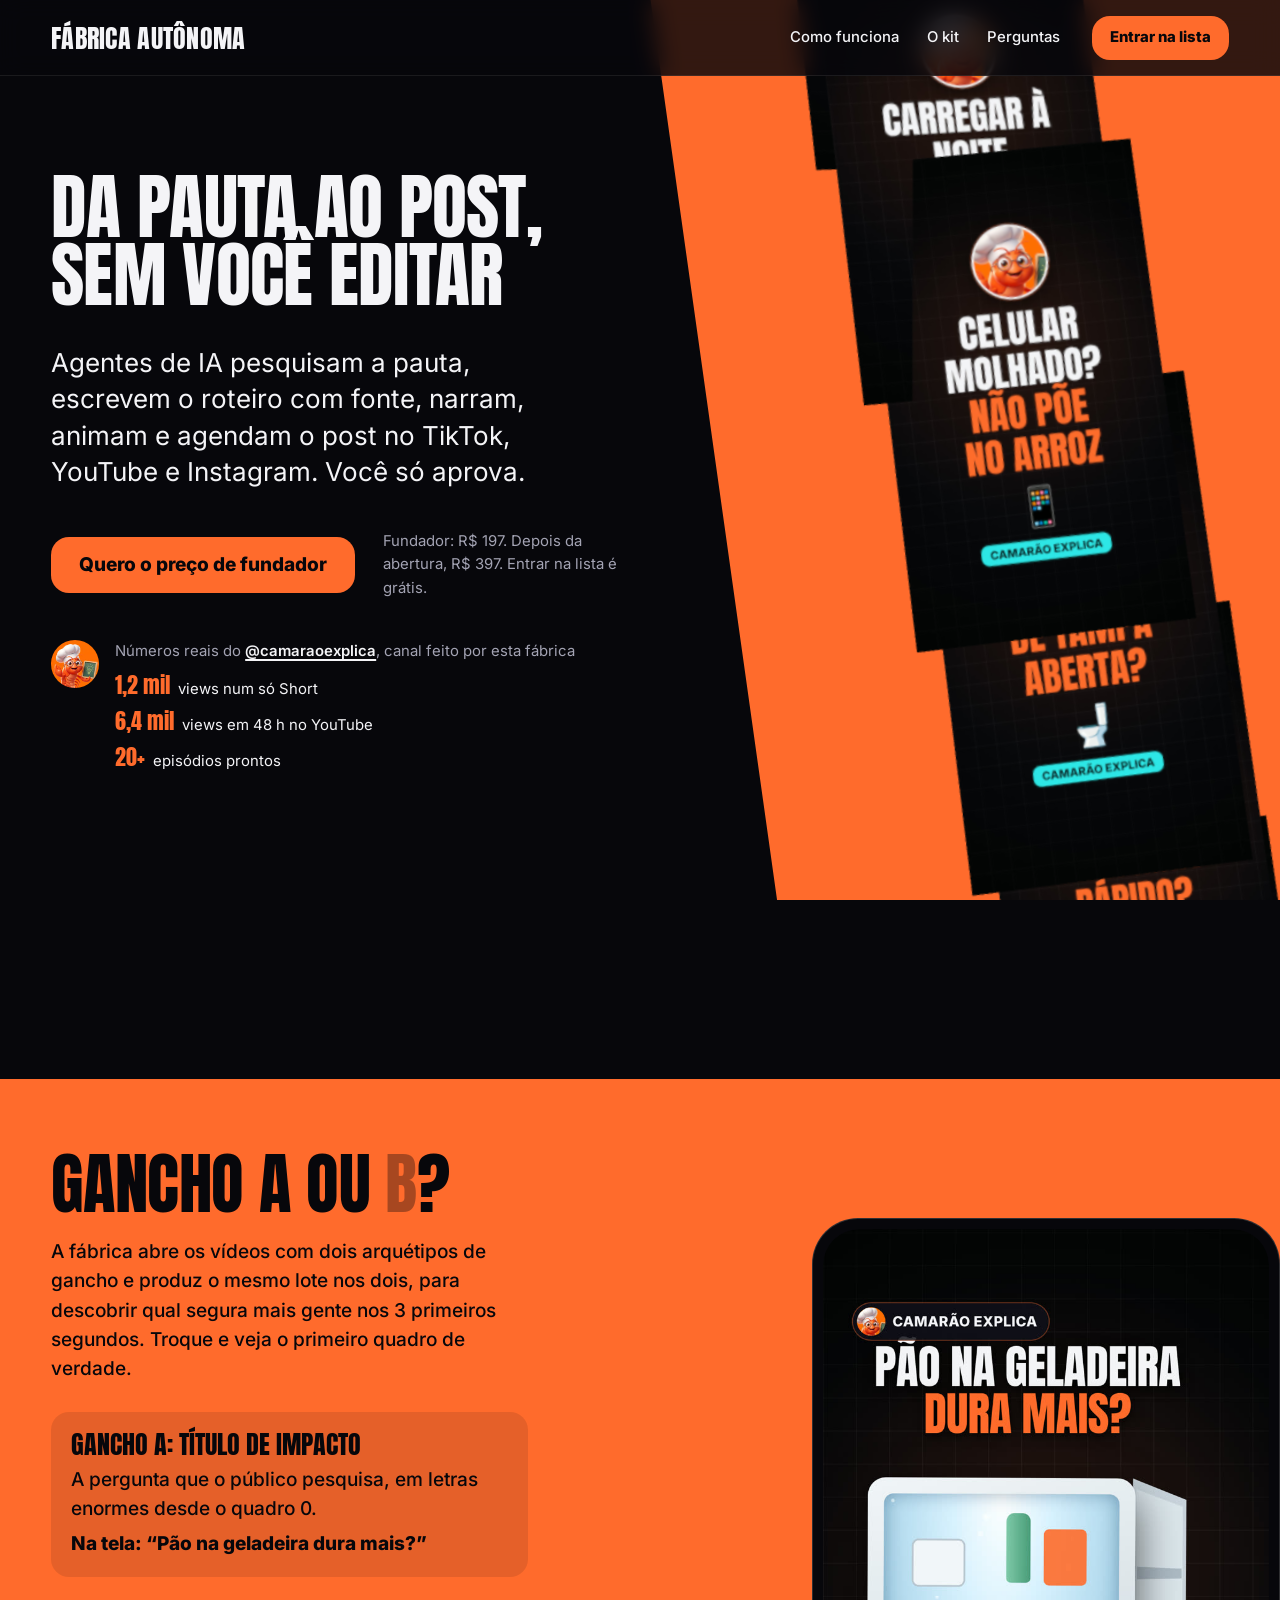
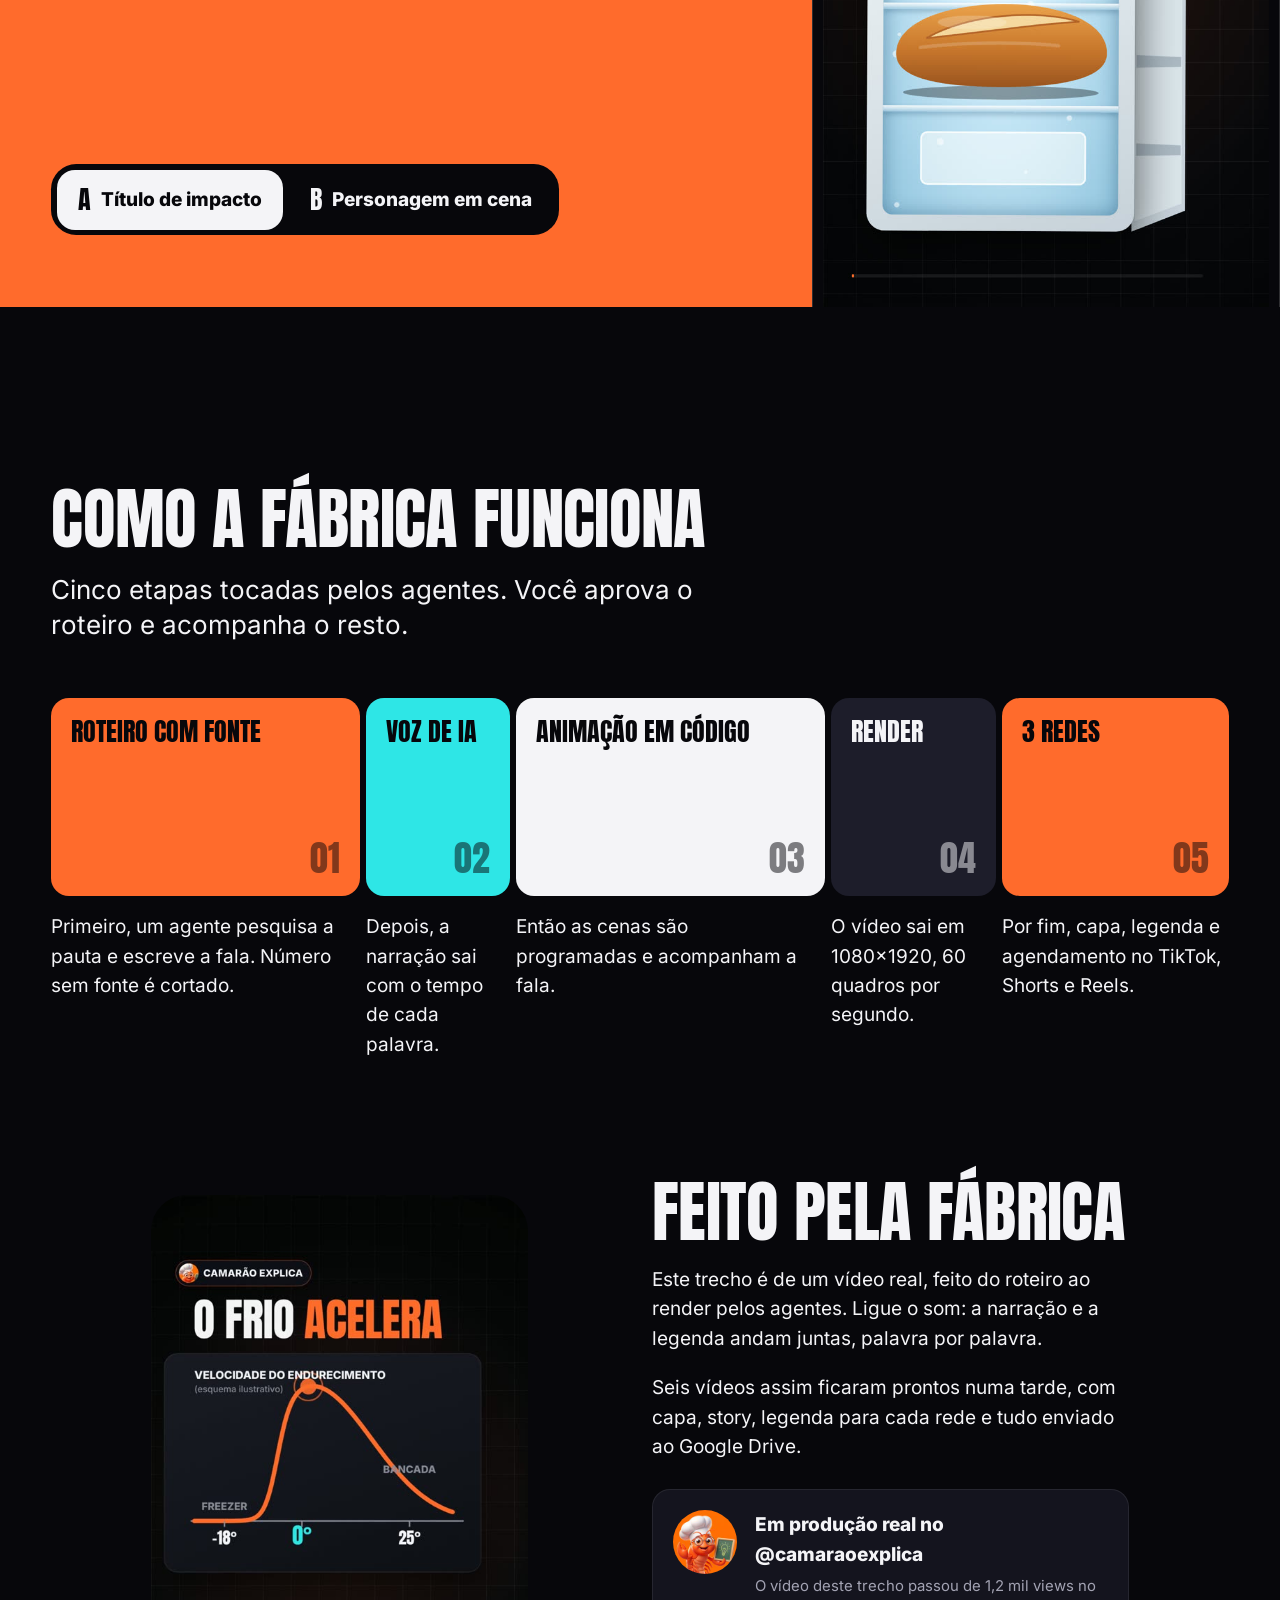
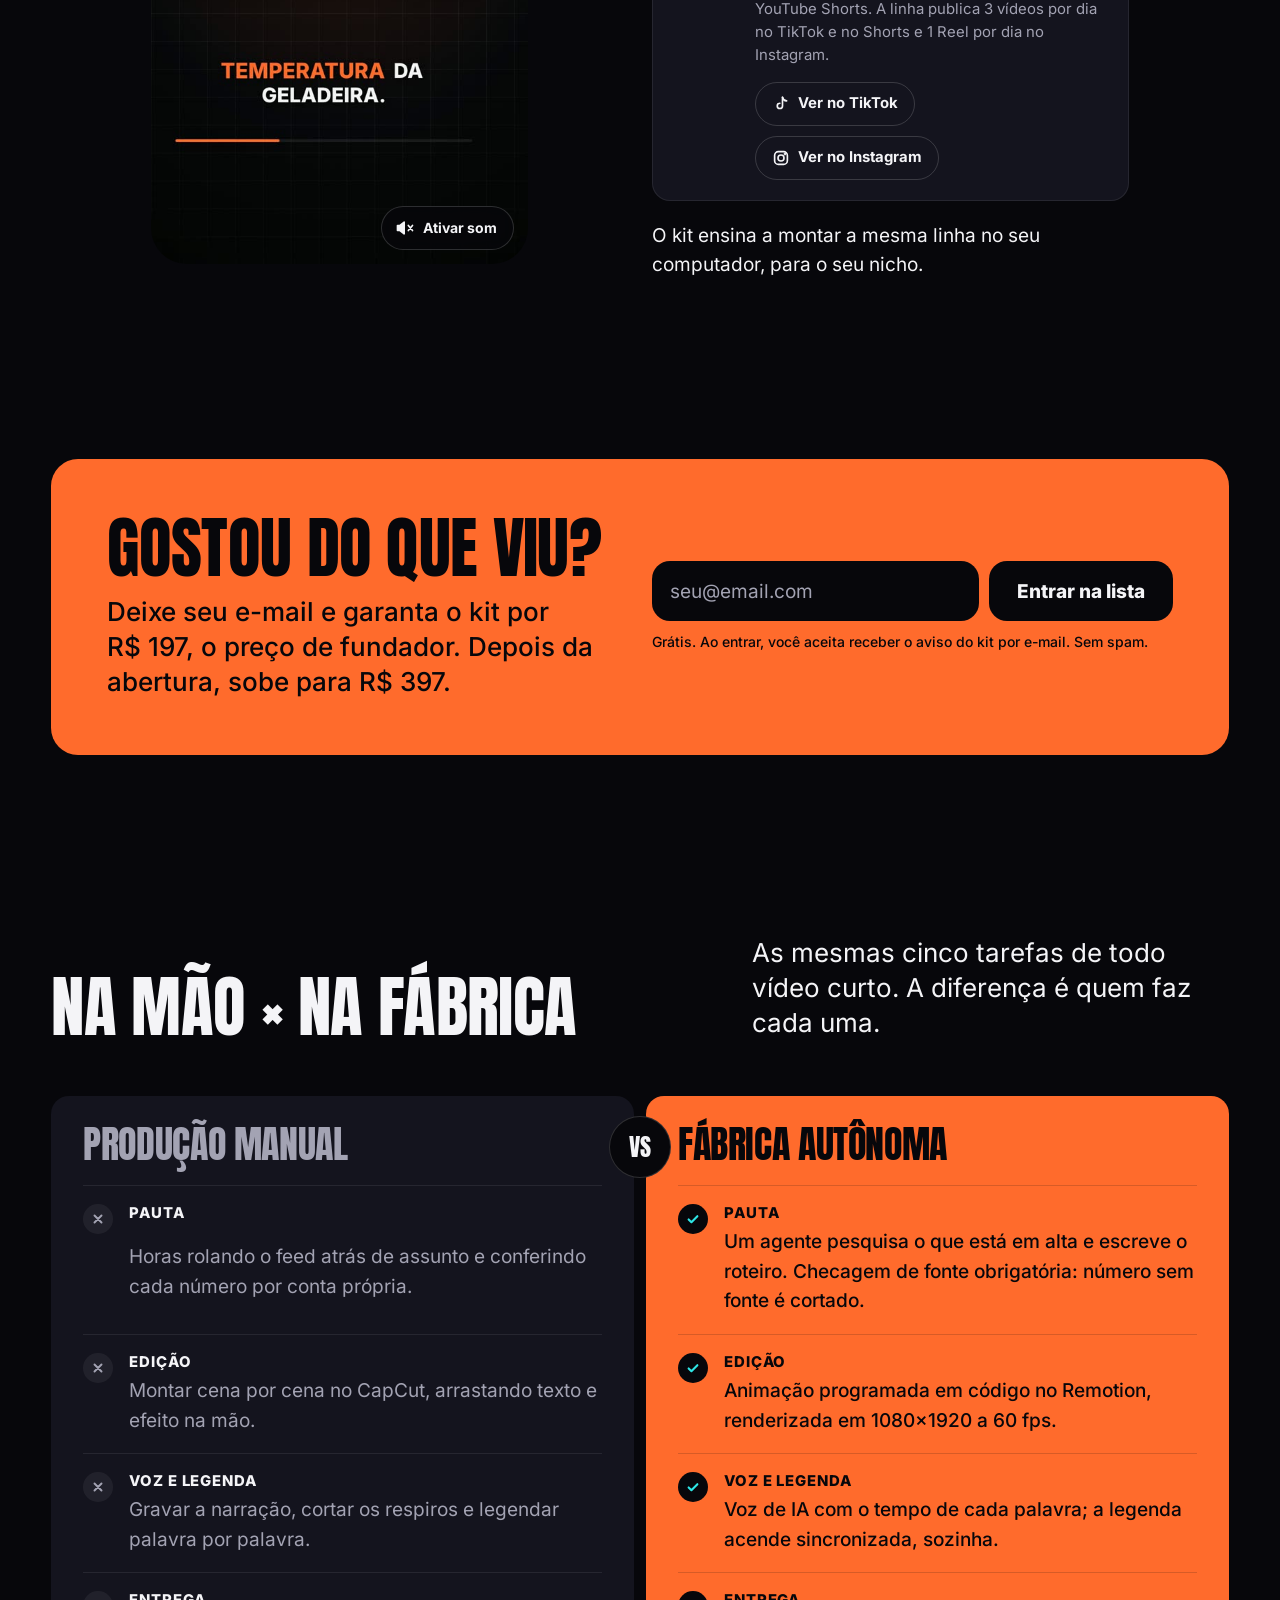
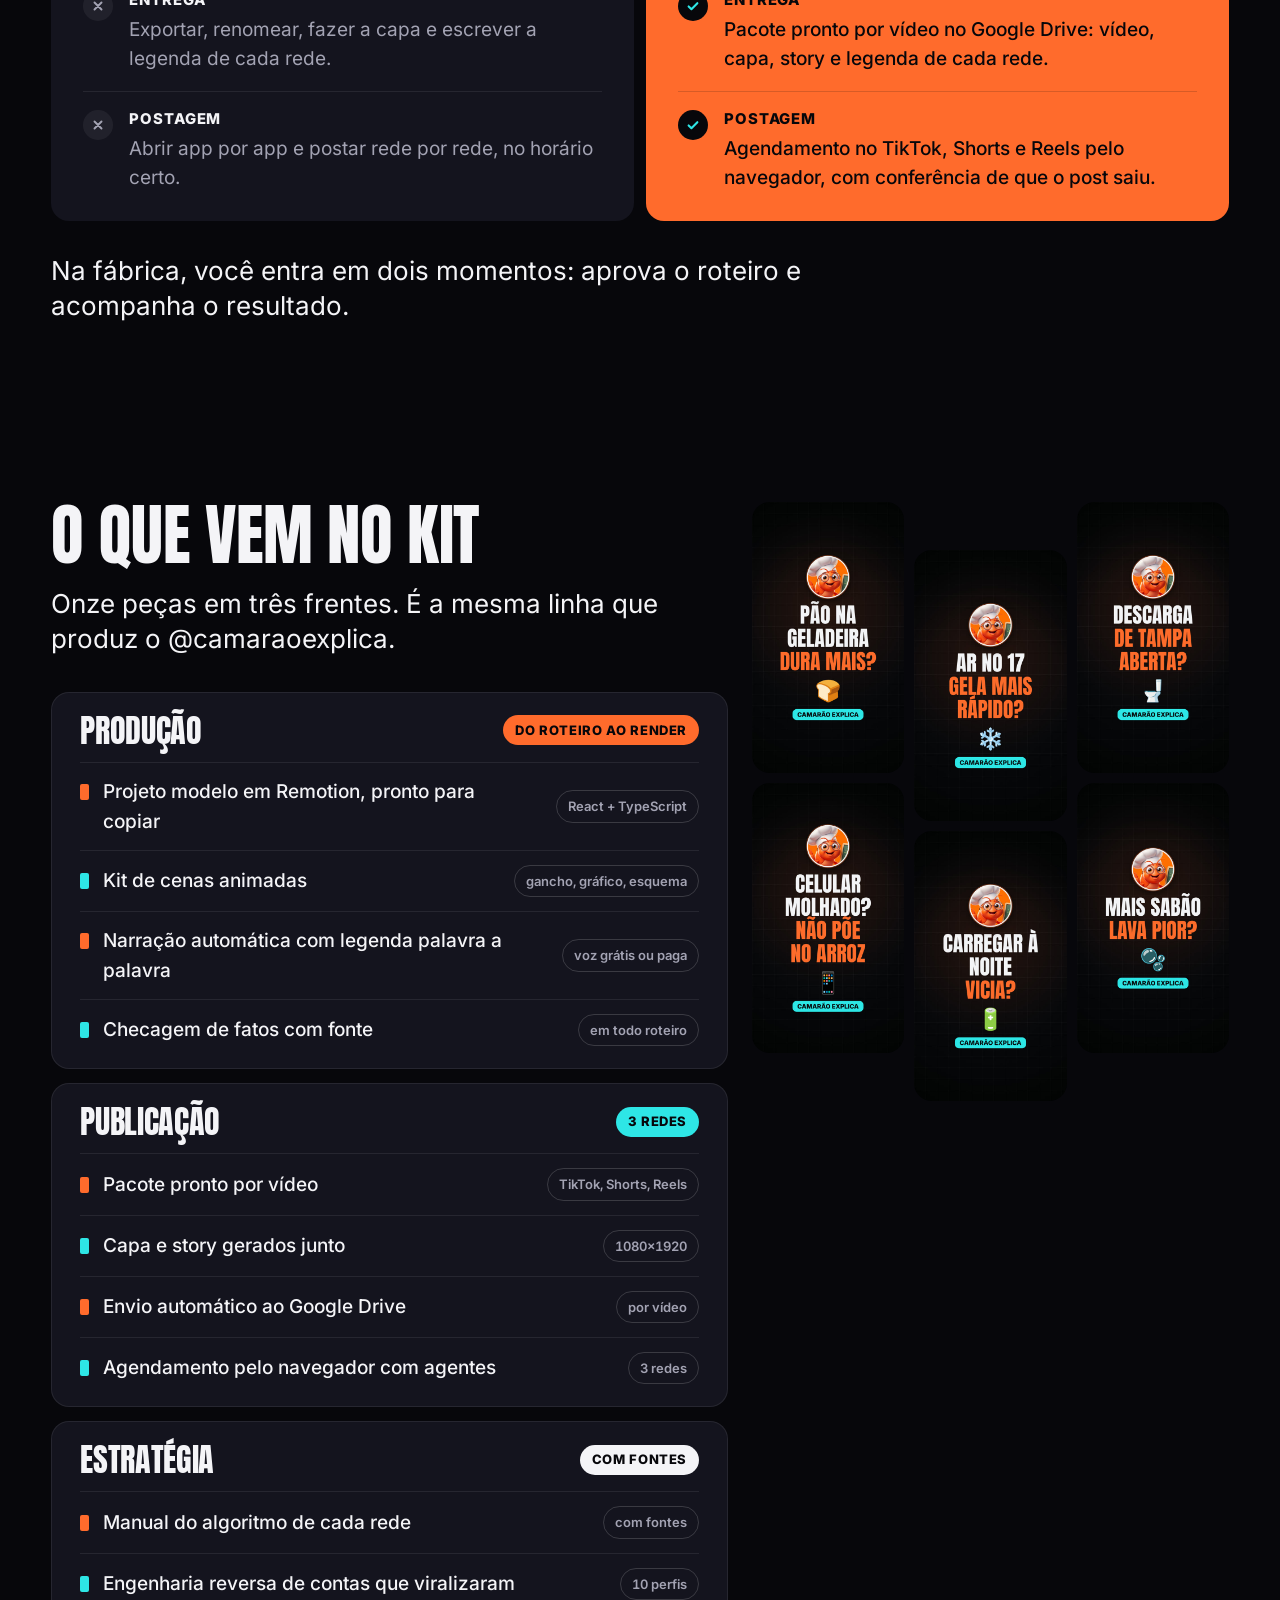
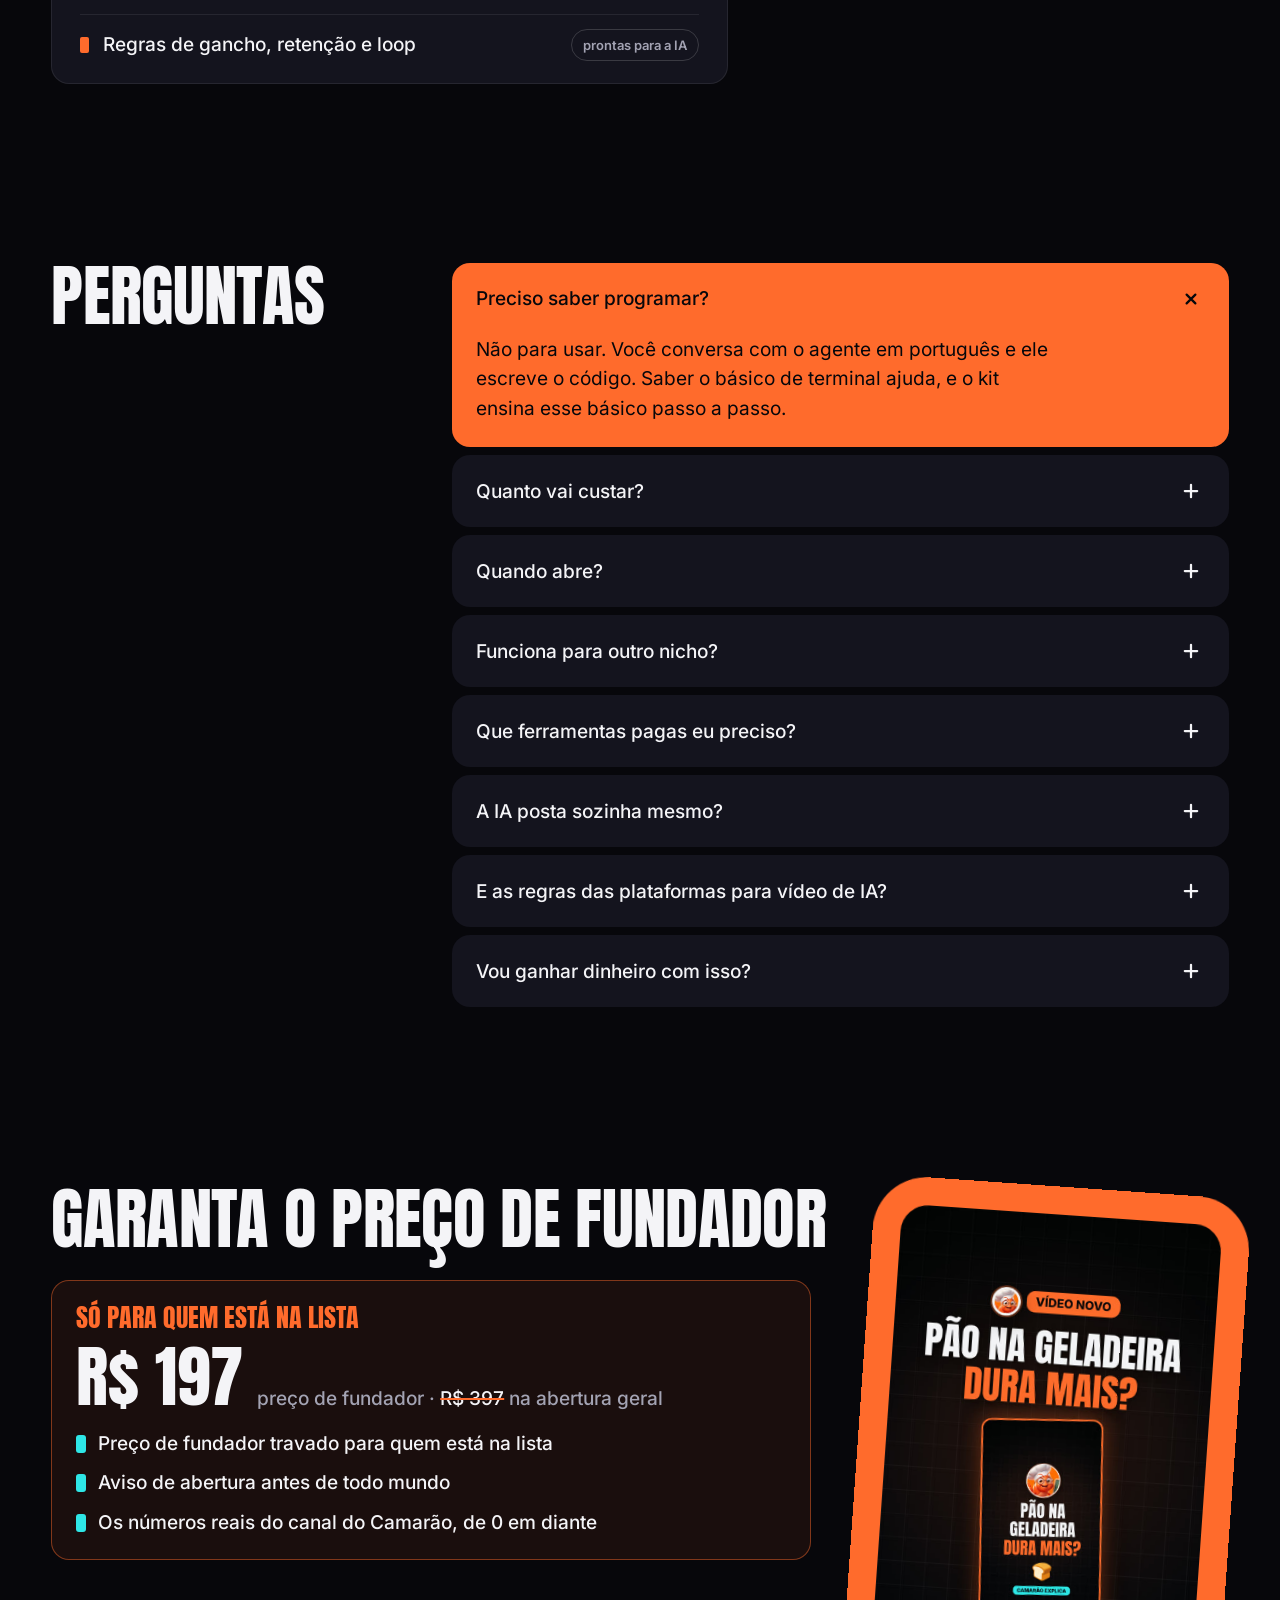
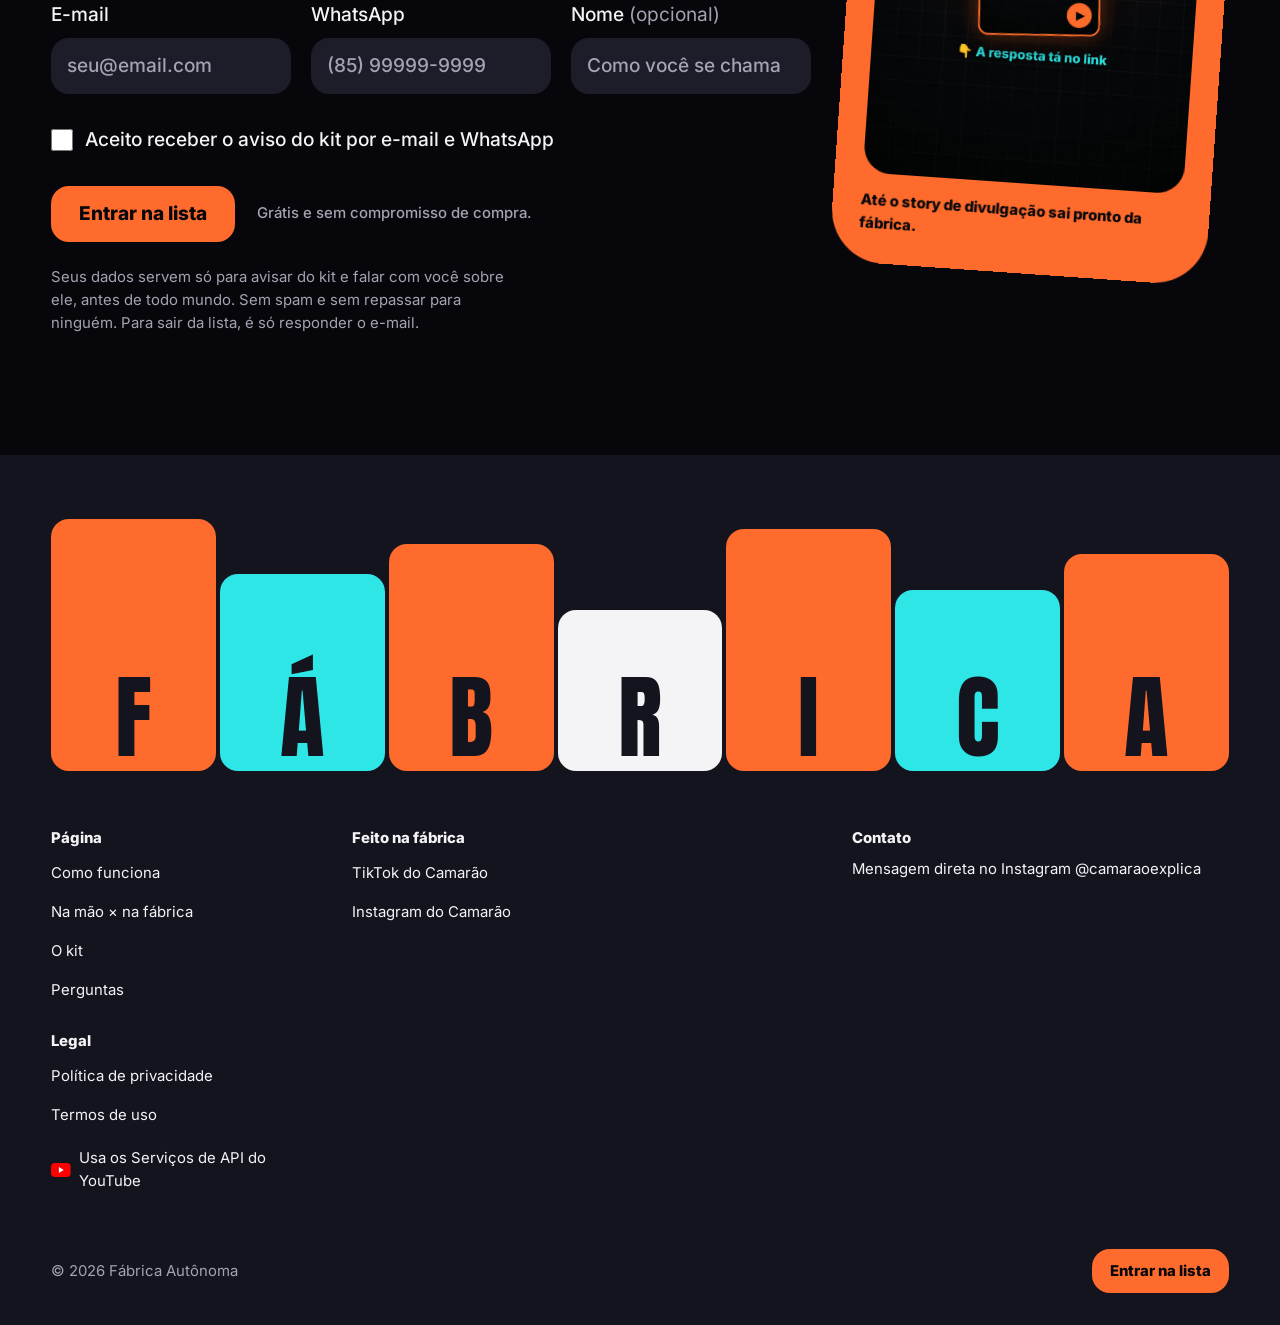
<file: index.html>
<!doctype html>
<html lang="pt-BR">
<head>
<meta charset="utf-8">
<meta name="viewport" content="width=device-width, initial-scale=1">
<title>Fábrica Autônoma: da pauta ao post, sem você editar</title>
<meta name="description" content="Agentes de IA pesquisam a pauta, escrevem o roteiro com fonte, narram, animam em código e agendam o post no TikTok, YouTube e Instagram. Entre na lista de espera do kit.">
<link rel="canonical" href="https://jjoaomuniz.github.io/fabrica-autonoma/">
<link rel="icon" href="favicon.svg" type="image/svg+xml">
<meta name="theme-color" content="#07070b">
<meta property="og:title" content="Fábrica Autônoma: sua fábrica de vídeos com IA">
<meta property="og:description" content="Da pauta ao post nas 3 redes, feito por agentes de IA. Lista de espera aberta.">
<meta property="og:image" content="https://jjoaomuniz.github.io/fabrica-autonoma/img/capa-pao-geladeira.jpg">
<meta property="og:url" content="https://jjoaomuniz.github.io/fabrica-autonoma/">
<meta property="og:type" content="website">
<meta name="twitter:card" content="summary_large_image">
<link rel="preload" href="fonts/anton-latin.woff2" as="font" type="font/woff2" crossorigin>
<link rel="preload" href="fonts/inter-latin.woff2" as="font" type="font/woff2" crossorigin>
<link rel="stylesheet" href="style.css?v=1793772269">
</head>
<body>

<header class="bar">
  <a class="wordmark" href="#topo">Fábrica Autônoma</a>
  <button class="menu-btn" id="menu-btn" type="button" aria-expanded="false" aria-controls="menu" aria-label="Menu"><span></span><span></span><span></span></button>
  <nav id="menu" aria-label="Seções">
    <a href="#como">Como funciona</a>
    <a href="#kit">O kit</a>
    <a href="#perguntas">Perguntas</a>
  </nav>
  <a class="btn btn-small" href="#lista">Entrar na lista</a>
</header>

<main id="topo">

  <!-- HERO: o quadro 9:16 gigante, recortado pela tela, com as capas reais girando em 3D -->
  <section class="hero" aria-labelledby="titulo">
    <div class="hero-copy">
      <h1 id="titulo" class="rise">Da pauta ao post,<br>sem você editar</h1>
      <p class="lead rise">Agentes de IA pesquisam a pauta, escrevem o roteiro com fonte, narram, animam e agendam o post no TikTok, YouTube e Instagram. Você só aprova.</p>
      <div class="hero-act rise">
        <a class="btn" href="#lista">Quero o preço de fundador</a>
        <p class="note">Fundador: R$&nbsp;197. Depois da abertura, R$&nbsp;397. Entrar na lista é grátis.</p>
      </div>
      <div class="hero-proof rise">
        <img src="img/camarao-avatar.jpg" width="160" height="160" alt="">
        <div>
          <p>Números reais do <a href="#como">@camaraoexplica</a>, canal feito por esta fábrica</p>
          <ul>
            <li><b>1,2 mil</b> views num só Short</li>
            <li><b>6,4 mil</b> views em 48 h no YouTube</li>
            <li><b>20+</b> episódios prontos</li>
          </ul>
        </div>
      </div>
    </div>
    <div class="hero-frame" aria-hidden="true">
      <div class="hero-stage" id="stage">
        <!-- sem script: as capas aparecem paradas -->
        <img src="img/capa-pao-geladeira.jpg" width="540" height="960" alt="" fetchpriority="high">
        <img src="img/capa-ar-17.jpg" width="540" height="960" alt="">
        <img src="img/capa-descarga-tampa.jpg" width="540" height="960" alt="">
      </div>
    </div>
  </section>

  <!-- SHOWCASE: os dois arquétipos de gancho da fábrica, lado a lado -->
  <section class="ab" id="ab" data-mode="a" aria-labelledby="ab-titulo">
    <div class="ab-copy">
      <h2 id="ab-titulo">Gancho <span class="ab-l" data-l="a">A</span> ou <span class="ab-l" data-l="b">B</span>?</h2>
      <p>A fábrica abre os vídeos com dois arquétipos de gancho e produz o mesmo lote nos dois, para descobrir qual segura mais gente nos 3 primeiros segundos. Troque e veja o primeiro quadro de verdade.</p>
      <div class="ab-info">
        <p class="ab-name" id="ab-name">Gancho A: Título de impacto</p>
        <p class="ab-desc" id="ab-desc">A pergunta que o público pesquisa, em letras enormes desde o quadro 0.</p>
        <p class="ab-cap" id="ab-cap">Na tela: “Pão na geladeira dura mais?”</p>
      </div>
    </div>
    <div class="ab-control" data-ui role="radiogroup" aria-label="Arquétipo do gancho">
      <button type="button" role="radio" aria-checked="true" data-v="a"><b>A</b><span>Título de impacto</span></button>
      <button type="button" role="radio" aria-checked="false" data-v="b"><b>B</b><span>Personagem em cena</span></button>
      <p class="sr-only" aria-live="polite" id="ab-live"></p>
    </div>
    <figure class="ab-shot shutter">
      <img id="ab-img" src="img/gancho-a.jpg" width="720" height="1280" alt="Primeiro quadro do vídeo Pão na geladeira dura mais?, com título grande sobre a geladeira">
    </figure>
  </section>

  <!-- COMO FUNCIONA: a linha de produção como uma barra -->
  <section class="how" id="como" aria-labelledby="como-titulo">
    <h2 id="como-titulo" class="rise">Como a fábrica funciona</h2>
    <p class="how-lead rise">Cinco etapas tocadas pelos agentes. Você aprova o roteiro e acompanha o resto.</p>
    <ol class="line">
      <li style="--g:3" class="rise"><span class="seg"><span class="step-t">Roteiro com fonte</span><span class="step-n" aria-hidden="true">01</span></span><p>Primeiro, um agente pesquisa a pauta e escreve a fala. Número sem fonte é cortado.</p></li>
      <li style="--g:1.4" class="rise"><span class="seg"><span class="step-t">Voz de IA</span><span class="step-n" aria-hidden="true">02</span></span><p>Depois, a narração sai com o tempo de cada palavra.</p></li>
      <li style="--g:3" class="rise"><span class="seg"><span class="step-t">Animação em código</span><span class="step-n" aria-hidden="true">03</span></span><p>Então as cenas são programadas e acompanham a fala.</p></li>
      <li style="--g:1.6" class="rise"><span class="seg"><span class="step-t">Render</span><span class="step-n" aria-hidden="true">04</span></span><p>O vídeo sai em 1080×1920, 60 quadros por segundo.</p></li>
      <li style="--g:2.2" class="rise"><span class="seg"><span class="step-t">3 redes</span><span class="step-n" aria-hidden="true">05</span></span><p>Por fim, capa, legenda e agendamento no TikTok, Shorts e Reels.</p></li>
    </ol>
    <div class="how-proof">
      <div class="clip shutter-soft">
        <video id="demo" src="img/loop-pao.mp4" poster="img/loop-pao-poster.jpg" width="540" height="960" muted loop playsinline autoplay preload="metadata" aria-label="Trecho de um vídeo feito pela fábrica: gráfico mostrando que o frio acelera o endurecimento do pão, com narração e legenda sincronizadas"></video>
        <button type="button" class="sound" id="som" aria-pressed="false" hidden>
          <svg class="i-off" viewBox="0 0 24 24" width="20" height="20" aria-hidden="true" fill="none" stroke="currentColor" stroke-width="2" stroke-linecap="round" stroke-linejoin="round"><path d="M11 5 6 9H3v6h3l5 4z" fill="currentColor"/><path d="m16 9 5 6M21 9l-5 6"/></svg>
          <svg class="i-on" viewBox="0 0 24 24" width="20" height="20" aria-hidden="true" fill="none" stroke="currentColor" stroke-width="2" stroke-linecap="round" stroke-linejoin="round"><path d="M11 5 6 9H3v6h3l5 4z" fill="currentColor"/><path d="M15.5 8.5a5 5 0 0 1 0 7M18.5 5.5a9 9 0 0 1 0 13"/></svg>
          <span id="som-txt">Ativar som</span>
        </button>
      </div>
      <div class="how-text">
        <h3 class="rise">Feito pela fábrica</h3>
        <p class="rise">Este trecho é de um vídeo real, feito do roteiro ao render pelos agentes. Ligue o som: a narração e a legenda andam juntas, palavra por palavra.</p>
        <p class="rise">Seis vídeos assim ficaram prontos numa tarde, com capa, story, legenda para cada rede e tudo enviado ao Google Drive.</p>
        <div class="proof rise">
          <img class="proof-av" src="img/camarao-avatar.jpg" width="160" height="160" loading="lazy" alt="Mascote do canal O Camarão Te Explica">
          <div class="proof-body">
            <p class="proof-h">Em produção real no @camaraoexplica</p>
            <p class="proof-sub">O vídeo deste trecho passou de 1,2 mil views no YouTube Shorts. A linha publica 3 vídeos por dia no TikTok e no Shorts e 1 Reel por dia no Instagram.</p>
            <p class="proof-links">
              <a href="https://www.tiktok.com/@camaraoexplica" target="_blank" rel="noopener noreferrer"><svg viewBox="0 0 24 24" width="18" height="18" aria-hidden="true" fill="none" stroke="currentColor" stroke-width="2.2" stroke-linecap="round" stroke-linejoin="round"><path d="M14 3v11.5a3.5 3.5 0 1 1-3.5-3.5"/><path d="M14 3c.5 2.8 2.4 4.6 5.5 4.8"/></svg>Ver no TikTok<span class="sr-only"> (abre em nova aba)</span></a>
              <a href="https://www.instagram.com/camaraoexplica/" target="_blank" rel="noopener noreferrer"><svg viewBox="0 0 24 24" width="18" height="18" aria-hidden="true" fill="none" stroke="currentColor" stroke-width="2.2" stroke-linecap="round" stroke-linejoin="round"><rect x="3.5" y="3.5" width="17" height="17" rx="5"/><circle cx="12" cy="12" r="4"/><circle cx="17.2" cy="6.8" r=".6" fill="currentColor"/></svg>Ver no Instagram<span class="sr-only"> (abre em nova aba)</span></a>
            </p>
          </div>
        </div>
        <p class="rise">O kit ensina a montar a mesma linha no seu computador, para o seu nicho.</p>
      </div>
    </div>
  </section>

  <!-- LISTA RÁPIDA: só o e-mail, logo depois da prova -->
  <section class="rapida" id="rapida" aria-labelledby="rapida-titulo">
    <div class="rapida-box rise">
      <div class="rapida-copy">
        <h2 id="rapida-titulo">Gostou do que viu?</h2>
        <p>Deixe seu e-mail e garanta o kit por R$&nbsp;197, o preço de fundador. Depois da abertura, sobe para R$&nbsp;397.</p>
      </div>
      <form id="form-rapida" class="rapida-form" novalidate>
        <label for="email-rapido" class="sr-only">E-mail</label>
        <input id="email-rapido" name="email" type="email" inputmode="email" autocomplete="email" placeholder="seu@email.com" required>
        <button type="submit" class="btn">Entrar na lista</button>
        <p class="rapida-legal" id="rapida-msg" aria-live="polite">Grátis. Ao entrar, você aceita receber o aviso do kit por e-mail. Sem spam.</p>
      </form>
    </div>
  </section>

  <!-- COMPARATIVO: o trabalho braçal contra a esteira de agentes -->
  <section class="vs" id="comparativo" aria-labelledby="vs-titulo">
    <div class="vs-head">
      <h2 id="vs-titulo" class="rise">Na mão × na fábrica</h2>
      <p class="rise">As mesmas cinco tarefas de todo vídeo curto. A diferença é quem faz cada uma.</p>
    </div>
    <div class="vs-cols">
      <div class="vs-col vs-manual rise rise-l">
        <h3>Produção manual</h3>
        <ul>
          <li><b>Pauta</b><span>Horas rolando o feed atrás de assunto e conferindo cada número por conta própria.</span></li>
          <li><b>Edição</b><span>Montar cena por cena no CapCut, arrastando texto e efeito na mão.</span></li>
          <li><b>Voz e legenda</b><span>Gravar a narração, cortar os respiros e legendar palavra por palavra.</span></li>
          <li><b>Entrega</b><span>Exportar, renomear, fazer a capa e escrever a legenda de cada rede.</span></li>
          <li><b>Postagem</b><span>Abrir app por app e postar rede por rede, no horário certo.</span></li>
        </ul>
      </div>
      <div class="vs-col vs-fab rise rise-r">
        <h3>Fábrica Autônoma</h3>
        <ul>
          <li><b>Pauta</b><span>Um agente pesquisa o que está em alta e escreve o roteiro. Checagem de fonte obrigatória: número sem fonte é cortado.</span></li>
          <li><b>Edição</b><span>Animação programada em código no Remotion, renderizada em 1080×1920 a 60 fps.</span></li>
          <li><b>Voz e legenda</b><span>Voz de IA com o tempo de cada palavra; a legenda acende sincronizada, sozinha.</span></li>
          <li><b>Entrega</b><span>Pacote pronto por vídeo no Google Drive: vídeo, capa, story e legenda de cada rede.</span></li>
          <li><b>Postagem</b><span>Agendamento no TikTok, Shorts e Reels pelo navegador, com conferência de que o post saiu.</span></li>
        </ul>
      </div>
    </div>
    <p class="vs-foot rise">Na fábrica, você entra em dois momentos: aprova o roteiro e acompanha o resultado.</p>
  </section>

  <!-- O KIT: três cartões técnicos + parede de capas reais -->
  <section class="kit" id="kit" aria-labelledby="kit-titulo">
    <div class="kit-list">
      <h2 id="kit-titulo" class="rise">O que vem no kit</h2>
      <p class="kit-lead rise">Onze peças em três frentes. É a mesma linha que produz o @camaraoexplica.</p>
      <div class="kit-card rise">
        <div class="kit-card-h"><h3>Produção</h3><span class="tag">Do roteiro ao render</span></div>
        <ul>
          <li><span>Projeto modelo em Remotion, pronto para copiar</span><em>React + TypeScript</em></li>
          <li><span>Kit de cenas animadas</span><em>gancho, gráfico, esquema</em></li>
          <li><span>Narração automática com legenda palavra a palavra</span><em>voz grátis ou paga</em></li>
          <li><span>Checagem de fatos com fonte</span><em>em todo roteiro</em></li>
        </ul>
      </div>
      <div class="kit-card rise">
        <div class="kit-card-h"><h3>Publicação</h3><span class="tag tag-c">3 redes</span></div>
        <ul>
          <li><span>Pacote pronto por vídeo</span><em>TikTok, Shorts, Reels</em></li>
          <li><span>Capa e story gerados junto</span><em>1080×1920</em></li>
          <li><span>Envio automático ao Google Drive</span><em>por vídeo</em></li>
          <li><span>Agendamento pelo navegador com agentes</span><em>3 redes</em></li>
        </ul>
      </div>
      <div class="kit-card rise">
        <div class="kit-card-h"><h3>Estratégia</h3><span class="tag tag-i">Com fontes</span></div>
        <ul>
          <li><span>Manual do algoritmo de cada rede</span><em>com fontes</em></li>
          <li><span>Engenharia reversa de contas que viralizaram</span><em>10 perfis</em></li>
          <li><span>Regras de gancho, retenção e loop</span><em>prontas para a IA</em></li>
        </ul>
      </div>
    </div>
    <div class="wall" id="wall" role="region" aria-label="Capas de vídeos feitos pela fábrica">
      <img class="rise rise-s" src="img/capa-pao-geladeira.jpg" width="540" height="960" loading="lazy" alt="Capa: Pão na geladeira dura mais?">
      <img class="rise rise-s" src="img/capa-ar-17.jpg" width="540" height="960" loading="lazy" alt="Capa: Ar no 17 gela mais rápido?">
      <img class="rise rise-s" src="img/capa-descarga-tampa.jpg" width="540" height="960" loading="lazy" alt="Capa: Descarga de tampa aberta?">
      <img class="rise rise-s" src="img/capa-celular-arroz.jpg" width="540" height="960" loading="lazy" alt="Capa: Celular molhado? Não põe no arroz">
      <img class="rise rise-s" src="img/capa-carregar-noite.jpg" width="540" height="960" loading="lazy" alt="Capa: Carregar à noite vicia?">
      <img class="rise rise-s" src="img/capa-sabao-maquina.jpg" width="540" height="960" loading="lazy" alt="Capa: Mais sabão lava pior?">
    </div>
  </section>


  <!-- PERGUNTAS -->
  <section class="faq" id="perguntas" aria-labelledby="faq-titulo">
    <h2 id="faq-titulo">Perguntas</h2>
    <div class="tiles">
      <details name="faq" open><summary>Preciso saber programar?</summary><p>Não para usar. Você conversa com o agente em português e ele escreve o código. Saber o básico de terminal ajuda, e o kit ensina esse básico passo a passo.</p></details>
      <details name="faq"><summary>Quanto vai custar?</summary><p>R$&nbsp;197 para quem está na lista, no preço de fundador. Depois da abertura geral, R$&nbsp;397. Entrar na lista é grátis e não obriga a comprar.</p></details>
      <details name="faq"><summary>Quando abre?</summary><p>Assim que o kit estiver gravado e testado. A lista recebe um e-mail com a data antes de todo mundo.</p></details>
      <details name="faq"><summary>Funciona para outro nicho?</summary><p>Sim. A linha é a mesma: troque o tema, o mascote e as cores. Funciona melhor em vídeo explicativo, curiosidade, notícia e dicas.</p></details>
      <details name="faq"><summary>Que ferramentas pagas eu preciso?</summary><p>Uma assinatura do Claude para os agentes. A voz pode ser grátis (rascunho) ou ElevenLabs. Remotion, a animação, é grátis para uso individual.</p></details>
      <details name="faq"><summary>A IA posta sozinha mesmo?</summary><p>Ela agenda pelo navegador, com você logado nas suas contas, e confere se o post saiu. Vídeo com link de produto do TikTok Shop ainda vai pelo app do celular.</p></details>
      <details name="faq"><summary>E as regras das plataformas para vídeo de IA?</summary><p>O kit segue elas: rótulo de conteúdo de IA ligado, um gancho e uma cena próprios em cada vídeo e nada de repostar o mesmo vídeo. É o oposto da produção em massa que as redes cortam.</p></details>
      <details name="faq"><summary>Vou ganhar dinheiro com isso?</summary><p>O kit ensina a produzir e postar com consistência. Resultado de views e de renda depende do seu tema e do seu público, e ninguém pode prometer.</p></details>
    </div>
  </section>

  <!-- LISTA -->
  <section class="cta" id="lista" aria-labelledby="cta-titulo">
    <div class="cta-forms">
    <h2 id="cta-titulo" class="rise">Garanta o preço de fundador</h2>
    <div class="oferta rise">
      <p class="oferta-h">Só para quem está na lista</p>
      <p class="oferta-preco"><b>R$&nbsp;197</b><span>preço de fundador · <s>R$&nbsp;397</s> na abertura geral</span></p>
      <ul>
        <li>Preço de fundador travado para quem está na lista</li>
        <li>Aviso de abertura antes de todo mundo</li>
        <li>Os números reais do canal do Camarão, de 0 em diante</li>
      </ul>
    </div>
    <form id="form-lista" class="cadastro" novalidate>
      <div class="campos">
        <label for="email">E-mail <input id="email" name="email" type="email" inputmode="email" autocomplete="email" placeholder="seu@email.com" required></label>
        <label for="whatsapp">WhatsApp <input id="whatsapp" name="whatsapp" type="tel" inputmode="tel" autocomplete="tel" placeholder="(85) 99999-9999" required></label>
        <label for="nome"><span>Nome <span class="opt">(opcional)</span></span><input id="nome" name="nome" autocomplete="name" placeholder="Como você se chama"></label>
      </div>
      <label class="aceite" for="aceite"><input id="aceite" name="aceite" type="checkbox" required> Aceito receber o aviso do kit por e-mail e WhatsApp</label>
      <div class="send">
        <button type="submit" class="btn">Entrar na lista</button>
        <p class="free">Grátis e sem compromisso de compra.</p>
      </div>
      <p class="after" id="after" aria-live="polite">Seus dados servem só para avisar do kit e falar com você sobre ele, antes de todo mundo. Sem spam e sem repassar para ninguém. Para sair da lista, é só responder o e-mail.</p>
    </form>

    <form id="form-perfil" class="perfil" hidden>
      <p class="perfil-ok" id="ok" tabindex="-1">Pronto, você está na lista. Responda rapidinho para o kit sair do seu jeito (opcional):</p>
      <fieldset>
        <legend>Você já posta vídeos?</legend>
        <label><input type="radio" name="ja_posta" value="nunca"> Ainda não</label>
        <label><input type="radio" name="ja_posta" value="comecando"> Comecei agora</label>
        <label><input type="radio" name="ja_posta" value="frequente"> Posto sempre</label>
      </fieldset>
      <fieldset>
        <legend>Quanto você sabe de programação?</legend>
        <label><input type="radio" name="nivel" value="zero"> Nada</label>
        <label><input type="radio" name="nivel" value="basico"> O básico</label>
        <label><input type="radio" name="nivel" value="dev"> Programo</label>
      </fieldset>
      <fieldset>
        <legend>O que você quer com isso?</legend>
        <label><input type="radio" name="objetivo" value="renda"> Renda extra</label>
        <label><input type="radio" name="objetivo" value="marca"> Divulgar meu negócio</label>
        <label><input type="radio" name="objetivo" value="agencia"> Vender para clientes</label>
        <label><input type="radio" name="objetivo" value="crescer"> Crescer um perfil</label>
      </fieldset>
      <fieldset>
        <legend>Quantos seguidores você tem no perfil principal?</legend>
        <label><input type="radio" name="seguidores" value="0-1k"> Até 1 mil</label>
        <label><input type="radio" name="seguidores" value="1k-10k"> 1 a 10 mil</label>
        <label><input type="radio" name="seguidores" value="10k-100k"> 10 a 100 mil</label>
        <label><input type="radio" name="seguidores" value="100k+"> Mais de 100 mil</label>
      </fieldset>
      <div class="campos campos-um">
        <label for="instagram"><span>Seu Instagram <span class="opt">(opcional)</span></span><input id="instagram" name="instagram" autocapitalize="none" autocorrect="off" spellcheck="false" placeholder="@seuperfil"></label>
        <label for="nicho">Sobre o que são (ou seriam) seus vídeos? <input id="nicho" name="nicho" maxlength="80" placeholder="Ex.: receitas, finanças, curiosidades"></label>
      </div>
      <div class="send">
        <button type="submit" class="btn">Enviar respostas</button>
        <p class="after" id="after2" aria-live="polite"></p>
      </div>
    </form>
    </div>
    <figure class="cta-shot">
      <img class="rise rise-s" src="img/story-pao.jpg" width="540" height="960" loading="lazy" alt="Story de divulgação gerado pela fábrica para o vídeo Pão na geladeira dura mais?">
      <figcaption>Até o story de divulgação sai pronto da fábrica.</figcaption>
    </figure>
  </section>
</main>

<div class="fixa" id="fixa" inert>
  <a class="btn" href="#lista">Entrar na lista</a>
  <span>Fundador: R$&nbsp;197</span>
</div>

<footer class="end">
  <div class="mark" role="img" aria-label="Fábrica Autônoma">
    <span style="--h:100%">F</span><span style="--h:78%" class="c">Á</span><span style="--h:90%">B</span><span style="--h:64%" class="s">R</span><span style="--h:96%">I</span><span style="--h:72%" class="c">C</span><span style="--h:86%">A</span>
  </div>
  <div class="end-cols">
    <div><p class="end-h">Página</p><a href="#como">Como funciona</a><a href="#comparativo">Na mão × na fábrica</a><a href="#kit">O kit</a><a href="#perguntas">Perguntas</a></div>
    <div><p class="end-h">Feito na fábrica</p><a href="https://www.tiktok.com/@camaraoexplica" target="_blank" rel="noopener noreferrer">TikTok do Camarão<span class="sr-only"> (abre em nova aba)</span></a><a href="https://www.instagram.com/camaraoexplica/" target="_blank" rel="noopener noreferrer">Instagram do Camarão<span class="sr-only"> (abre em nova aba)</span></a></div>
    <div class="end-contact"><p class="end-h">Contato</p><p>Mensagem direta no Instagram @camaraoexplica</p></div>
    <div><p class="end-h">Legal</p><a href="privacidade.html">Política de privacidade</a><a href="termos.html">Termos de uso</a><p class="end-yt"><svg aria-hidden="true" width="20" height="14" viewBox="0 0 20 14"><rect width="20" height="14" rx="4" fill="#FF0000"/><path d="M8 4l5 3-5 3z" fill="#fff"/></svg> Usa os Serviços de API do YouTube</p></div>
  </div>
  <div class="end-last">
    <p>© 2026 Fábrica Autônoma</p>
    <a class="btn btn-small" href="#lista">Entrar na lista</a>
  </div>
</footer>

<script src="config.js?v=1793772269"></script>
<script src="main.js?v=1793772269" defer></script>
</body>
</html>
</file>
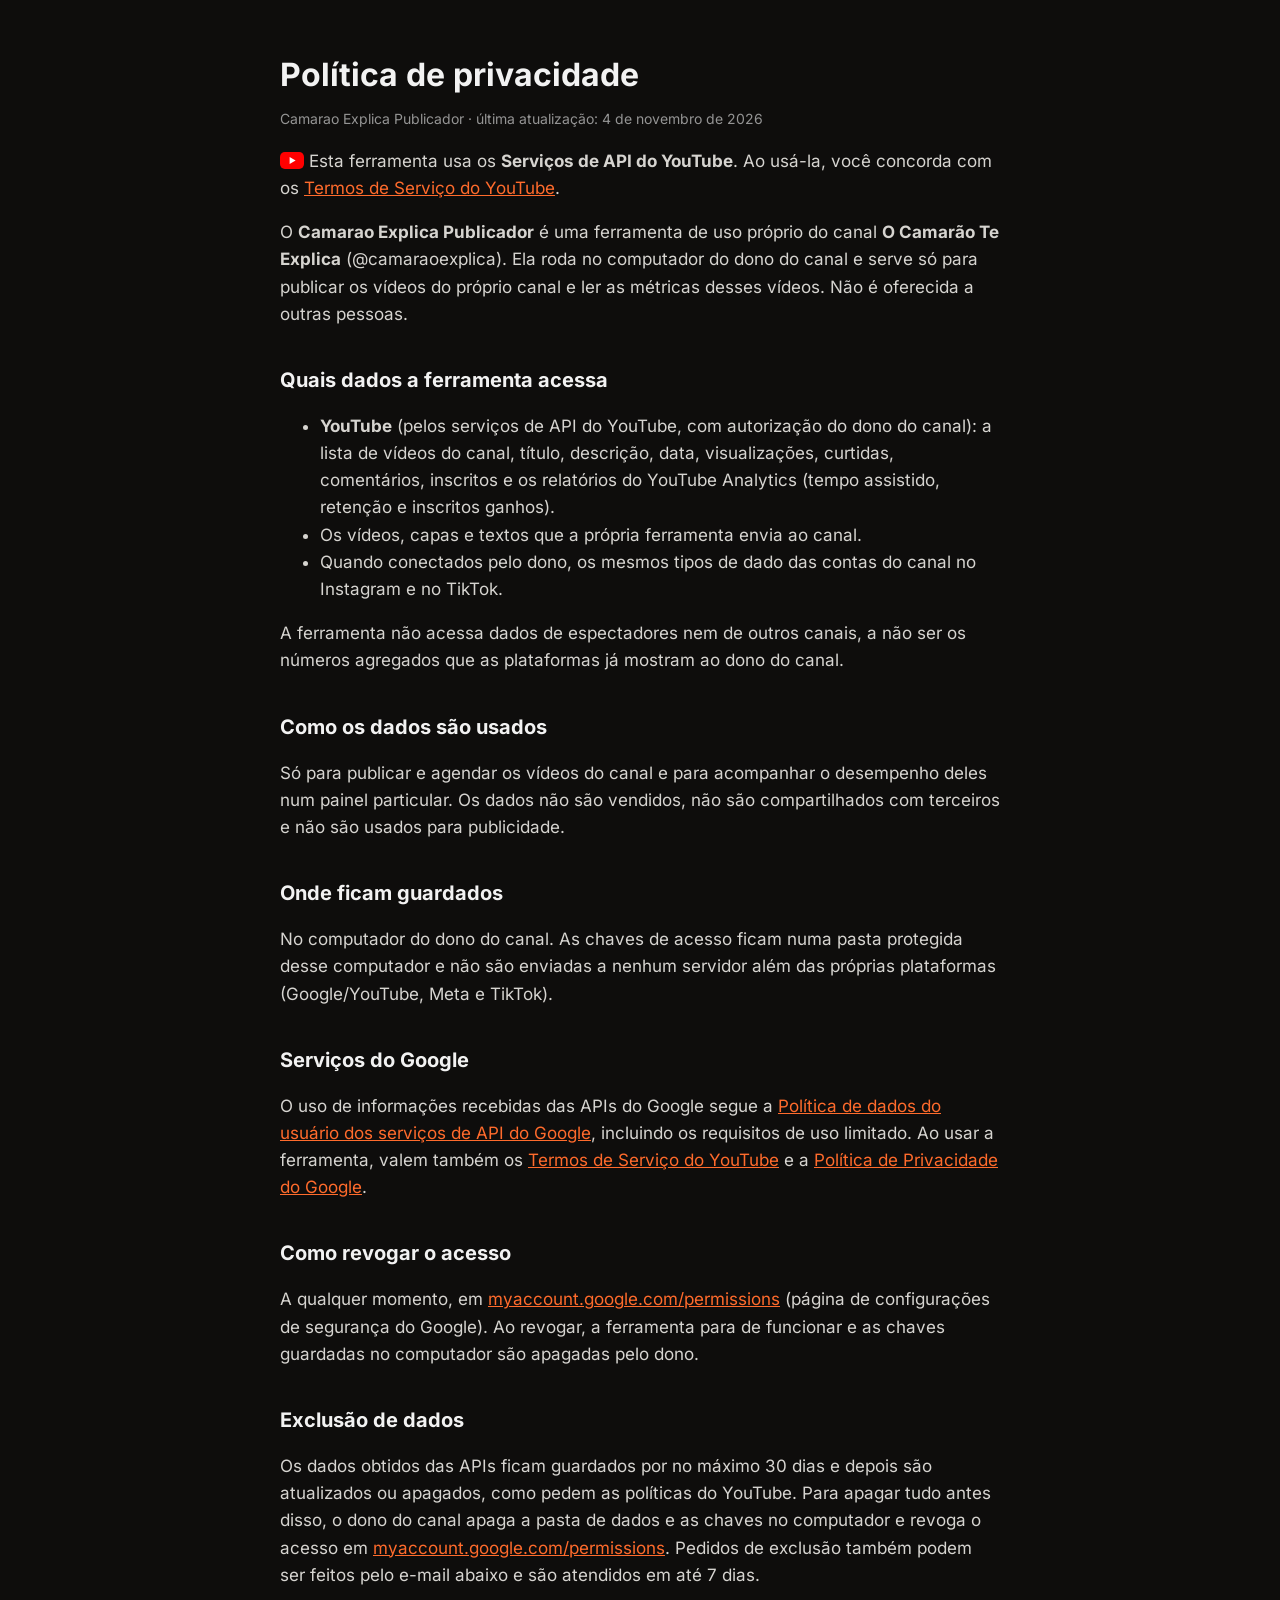
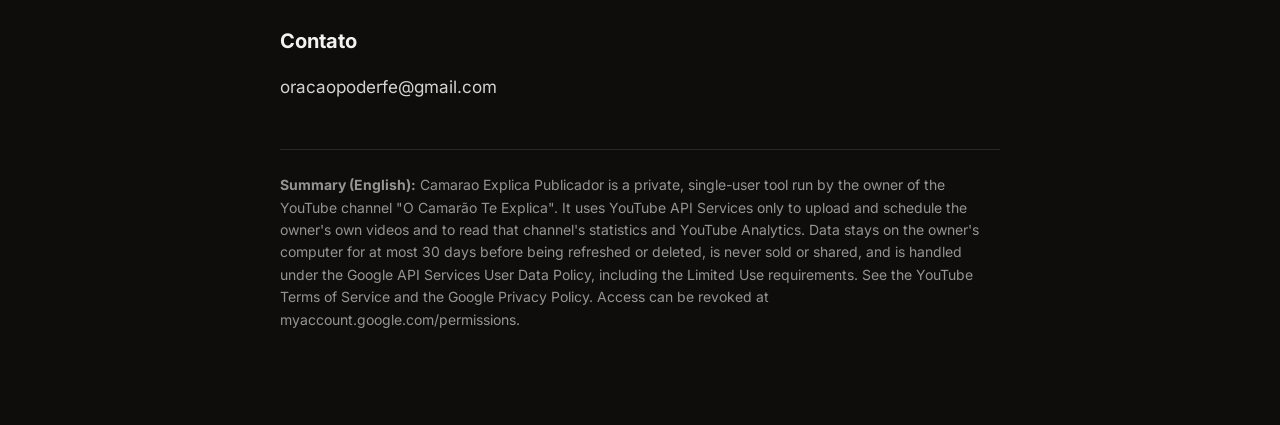
<file: privacidade.html>
<!doctype html>
<html lang="pt-BR">
<head>
<meta charset="utf-8">
<meta name="viewport" content="width=device-width, initial-scale=1">
<title>Política de privacidade · Camarao Explica Publicador</title>
<meta name="robots" content="noindex">
<link rel="icon" href="favicon.svg" type="image/svg+xml">
<style>
  @font-face { font-family: "Inter"; src: url("fonts/inter-latin.woff2") format("woff2"); font-weight: 100 900; }
  body { margin: 0; background: #0e0d0c; color: #f2f2f2; font: 400 17px/1.6 "Inter", system-ui, sans-serif; }
  main { max-width: 720px; margin: 0 auto; padding: 56px 24px 80px; }
  h1 { font-size: 32px; line-height: 1.2; margin: 0 0 8px; }
  h2 { font-size: 20px; margin: 36px 0 8px; }
  p, li { color: #d6d4d0; }
  a { color: #ff6b2c; }
  .meta { color: #949494; font-size: 14px; }
  hr { border: 0; border-top: 1px solid #2a2826; margin: 48px 0 24px; }
</style>
</head>
<body>
<main>
  <h1>Política de privacidade</h1>
  <p class="meta">Camarao Explica Publicador · última atualização: 4 de novembro de 2026</p>
  <p class="yt"><svg aria-hidden="true" width="24" height="17" viewBox="0 0 20 14" style="vertical-align:-2px"><rect width="20" height="14" rx="4" fill="#FF0000"/><path d="M8 4l5 3-5 3z" fill="#fff"/></svg> Esta ferramenta usa os <strong>Serviços de API do YouTube</strong>. Ao usá-la, você concorda com os <a href="https://www.youtube.com/t/terms">Termos de Serviço do YouTube</a>.</p>

  <p>O <strong>Camarao Explica Publicador</strong> é uma ferramenta de uso próprio do canal <strong>O Camarão Te Explica</strong> (@camaraoexplica). Ela roda no computador do dono do canal e serve só para publicar os vídeos do próprio canal e ler as métricas desses vídeos. Não é oferecida a outras pessoas.</p>

  <h2>Quais dados a ferramenta acessa</h2>
  <ul>
    <li><strong>YouTube</strong> (pelos serviços de API do YouTube, com autorização do dono do canal): a lista de vídeos do canal, título, descrição, data, visualizações, curtidas, comentários, inscritos e os relatórios do YouTube Analytics (tempo assistido, retenção e inscritos ganhos).</li>
    <li>Os vídeos, capas e textos que a própria ferramenta envia ao canal.</li>
    <li>Quando conectados pelo dono, os mesmos tipos de dado das contas do canal no Instagram e no TikTok.</li>
  </ul>
  <p>A ferramenta não acessa dados de espectadores nem de outros canais, a não ser os números agregados que as plataformas já mostram ao dono do canal.</p>

  <h2>Como os dados são usados</h2>
  <p>Só para publicar e agendar os vídeos do canal e para acompanhar o desempenho deles num painel particular. Os dados não são vendidos, não são compartilhados com terceiros e não são usados para publicidade.</p>

  <h2>Onde ficam guardados</h2>
  <p>No computador do dono do canal. As chaves de acesso ficam numa pasta protegida desse computador e não são enviadas a nenhum servidor além das próprias plataformas (Google/YouTube, Meta e TikTok).</p>

  <h2>Serviços do Google</h2>
  <p>O uso de informações recebidas das APIs do Google segue a <a href="https://developers.google.com/terms/api-services-user-data-policy">Política de dados do usuário dos serviços de API do Google</a>, incluindo os requisitos de uso limitado. Ao usar a ferramenta, valem também os <a href="https://www.youtube.com/t/terms">Termos de Serviço do YouTube</a> e a <a href="https://policies.google.com/privacy">Política de Privacidade do Google</a>.</p>

  <h2>Como revogar o acesso</h2>
  <p>A qualquer momento, em <a href="https://myaccount.google.com/permissions">myaccount.google.com/permissions</a> (página de configurações de segurança do Google). Ao revogar, a ferramenta para de funcionar e as chaves guardadas no computador são apagadas pelo dono.</p>

  <h2>Exclusão de dados</h2>
  <p>Os dados obtidos das APIs ficam guardados por no máximo 30 dias e depois são atualizados ou apagados, como pedem as políticas do YouTube. Para apagar tudo antes disso, o dono do canal apaga a pasta de dados e as chaves no computador e revoga o acesso em <a href="https://myaccount.google.com/permissions">myaccount.google.com/permissions</a>. Pedidos de exclusão também podem ser feitos pelo e-mail abaixo e são atendidos em até 7 dias.</p>

  <h2>Contato</h2>
  <p>oracaopoderfe@gmail.com</p>

  <hr>
  <p class="meta"><strong>Summary (English):</strong> Camarao Explica Publicador is a private, single-user tool run by the owner of the YouTube channel "O Camarão Te Explica". It uses YouTube API Services only to upload and schedule the owner's own videos and to read that channel's statistics and YouTube Analytics. Data stays on the owner's computer for at most 30 days before being refreshed or deleted, is never sold or shared, and is handled under the Google API Services User Data Policy, including the Limited Use requirements. See the YouTube Terms of Service and the Google Privacy Policy. Access can be revoked at myaccount.google.com/permissions.</p>
</main>
</body>
</html>
</file>
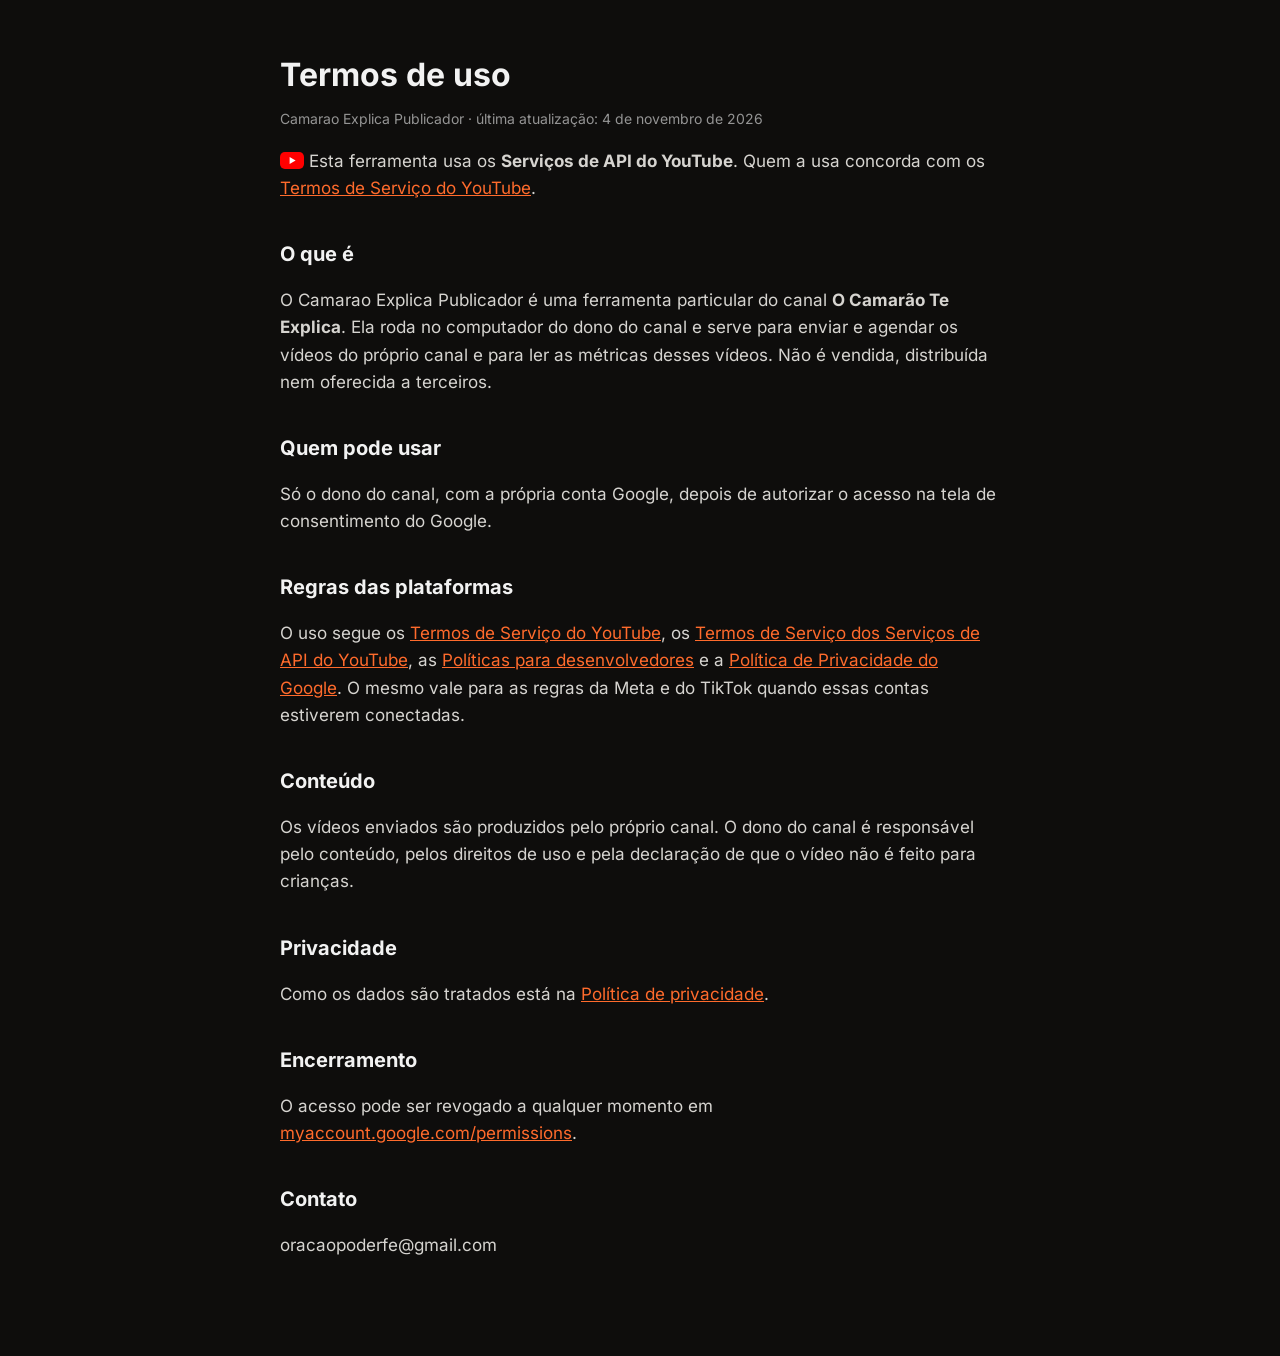
<file: termos.html>
<!doctype html>
<html lang="pt-BR">
<head>
<meta charset="utf-8">
<meta name="viewport" content="width=device-width, initial-scale=1">
<title>Termos de uso · Camarao Explica Publicador</title>
<meta name="robots" content="noindex">
<link rel="icon" href="favicon.svg" type="image/svg+xml">
<style>
  @font-face { font-family: "Inter"; src: url("fonts/inter-latin.woff2") format("woff2"); font-weight: 100 900; }
  body { margin: 0; background: #0e0d0c; color: #f2f2f2; font: 400 17px/1.6 "Inter", system-ui, sans-serif; }
  main { max-width: 720px; margin: 0 auto; padding: 56px 24px 80px; }
  h1 { font-size: 32px; line-height: 1.2; margin: 0 0 8px; }
  h2 { font-size: 20px; margin: 36px 0 8px; }
  p, li { color: #d6d4d0; }
  a { color: #ff6b2c; }
  .meta { color: #949494; font-size: 14px; }
  hr { border: 0; border-top: 1px solid #2a2826; margin: 48px 0 24px; }
</style>
</head>
<body>
<main>
  <h1>Termos de uso</h1>
  <p class="meta">Camarao Explica Publicador · última atualização: 4 de novembro de 2026</p>
  <p><svg aria-hidden="true" width="24" height="17" viewBox="0 0 20 14" style="vertical-align:-2px"><rect width="20" height="14" rx="4" fill="#FF0000"/><path d="M8 4l5 3-5 3z" fill="#fff"/></svg> Esta ferramenta usa os <strong>Serviços de API do YouTube</strong>. Quem a usa concorda com os <a href="https://www.youtube.com/t/terms">Termos de Serviço do YouTube</a>.</p>

  <h2>O que é</h2>
  <p>O Camarao Explica Publicador é uma ferramenta particular do canal <strong>O Camarão Te Explica</strong>. Ela roda no computador do dono do canal e serve para enviar e agendar os vídeos do próprio canal e para ler as métricas desses vídeos. Não é vendida, distribuída nem oferecida a terceiros.</p>

  <h2>Quem pode usar</h2>
  <p>Só o dono do canal, com a própria conta Google, depois de autorizar o acesso na tela de consentimento do Google.</p>

  <h2>Regras das plataformas</h2>
  <p>O uso segue os <a href="https://www.youtube.com/t/terms">Termos de Serviço do YouTube</a>, os <a href="https://developers.google.com/youtube/terms/api-services-terms-of-service">Termos de Serviço dos Serviços de API do YouTube</a>, as <a href="https://developers.google.com/youtube/terms/developer-policies">Políticas para desenvolvedores</a> e a <a href="https://policies.google.com/privacy">Política de Privacidade do Google</a>. O mesmo vale para as regras da Meta e do TikTok quando essas contas estiverem conectadas.</p>

  <h2>Conteúdo</h2>
  <p>Os vídeos enviados são produzidos pelo próprio canal. O dono do canal é responsável pelo conteúdo, pelos direitos de uso e pela declaração de que o vídeo não é feito para crianças.</p>

  <h2>Privacidade</h2>
  <p>Como os dados são tratados está na <a href="privacidade.html">Política de privacidade</a>.</p>

  <h2>Encerramento</h2>
  <p>O acesso pode ser revogado a qualquer momento em <a href="https://myaccount.google.com/permissions">myaccount.google.com/permissions</a>.</p>

  <h2>Contato</h2>
  <p>oracaopoderfe@gmail.com</p>
</main>
</body>
</html>
</file>
<file: style.css>
/* Fábrica Autônoma — cores e fontes da própria fábrica (os vídeos do Camarão) */
/* fontes servidas da própria pasta (sem Google Fonts: mais rápido e sem enviar o IP do visitante) */
@font-face { font-family: "Anton"; font-weight: 400; font-display: swap; src: url(fonts/anton-latin.woff2) format("woff2"); }
@font-face { font-family: "Inter"; font-weight: 100 900; font-display: swap; src: url(fonts/inter-latin.woff2) format("woff2"); }
:root {
  --bg: #07070b;
  --surface: #14141e;
  --surface-2: #1d1d2a;
  --ink: #f4f4f7;
  --muted: #a3a3b3;
  --accent: #ff6b2c;      /* laranja */
  --accent-ink: #07070b;
  --accent2: #2ee6e6;     /* ciano: o par A/B */
  --line: rgba(255, 255, 255, 0.08);   /* borda de cartão e da barra */
  --line-2: rgba(255, 255, 255, 0.16); /* borda de controle */
  --display: "Anton", "Impact", sans-serif;
  --text: "Inter", system-ui, sans-serif;
  --step-small: clamp(0.875rem, 0.85rem + 0.1vw, 0.9375rem);
  --step-body: clamp(1.0625rem, 1rem + 0.25vw, 1.1875rem);
  --step-lead: clamp(1.25rem, 1.1rem + 0.7vw, 1.625rem);
  --step-head: clamp(2.25rem, 1.3rem + 3.6vw, 4.5rem);
  --step-hero: clamp(3.5rem, 7.2vw, 7.25rem);
  --m: clamp(20px, 4vw, 64px);       /* margem externa única */
  --gap: clamp(120px, 14vw, 220px);  /* entre seções */
  --r: 18px;                          /* o canto do quadro 9:16, em tudo */
  --bar-h: 76px;                      /* altura da barra fixa */
  --ease: cubic-bezier(0.23, 1, 0.32, 1);          /* ease-out forte: tudo que entra ou sai */
  --ease-in-out: cubic-bezier(0.77, 0, 0.175, 1);   /* movimento de algo já na tela */
  --press: 140ms;   /* resposta ao toque */
  --ui: 200ms;      /* abrir, fechar, trocar estado */
  --reveal: 600ms;  /* entrada ao rolar (página de marketing) */
  interpolate-size: allow-keywords; /* deixa o FAQ animar até height: auto */
}
* { box-sizing: border-box; margin: 0; }
[hidden] { display: none !important; }
html { scroll-behavior: smooth; scroll-padding-top: calc(var(--bar-h) + 16px); scrollbar-color: #2a2a3a var(--bg); }
/* clip corta o que gira para fora da tela (quadro do hero, story) sem virar contêiner de rolagem: o sticky continua funcionando */
html, body { overflow-x: clip; }
@supports not (overflow-x: clip) { body { overflow-x: hidden; } }
body { background: var(--bg); color: var(--ink); font: 400 var(--step-body)/1.55 var(--text); -webkit-font-smoothing: antialiased; caret-color: var(--accent); }
img, video { display: block; max-width: 100%; height: auto; }
a { color: inherit; text-underline-offset: .18em; text-decoration-thickness: 2px; }
:focus-visible { outline: 3px solid var(--accent2); outline-offset: 3px; }
::selection { background: var(--accent); color: var(--accent-ink); }
.sr-only { position: absolute; width: 1px; height: 1px; overflow: hidden; clip: rect(0 0 0 0); white-space: nowrap; }
h1, h2, h3 { font-family: var(--display); font-weight: 400; letter-spacing: -0.01em; line-height: 0.98; text-transform: uppercase; }
h2 { font-size: var(--step-head); }

/* botão: o mesmo canto do quadro */
.btn { display: inline-flex; align-items: center; justify-content: center; min-height: 56px; padding: 0 28px; border-radius: var(--r); background: var(--accent); color: var(--accent-ink); font: 800 var(--step-body)/1 var(--text); text-decoration: none; white-space: nowrap; border: 0; cursor: pointer; transition: transform var(--press) var(--ease), background-color var(--ui) ease, opacity var(--ui) ease; }
.btn:hover { background: #ff8550; }
.btn:active { transform: scale(.97); }
.btn[disabled] { opacity: .65; cursor: progress; transform: none; }
.btn-small { min-height: 44px; padding: 0 18px; font-size: var(--step-small); flex: none; }

/* barra fixa no topo, translúcida */
.bar { position: sticky; top: 0; z-index: 50; height: var(--bar-h); display: flex; align-items: center; gap: 32px; padding: 0 var(--m); background: rgba(7, 7, 11, 0.82); -webkit-backdrop-filter: blur(12px); backdrop-filter: blur(12px); border-bottom: 1px solid rgba(255, 255, 255, 0.08); }
.wordmark { flex: none; font: 400 var(--step-lead)/1 var(--display); text-transform: uppercase; text-decoration: none; letter-spacing: .01em; white-space: nowrap; }
.bar nav { margin-left: auto; display: flex; gap: 28px; }
.bar nav a { text-decoration: none; font-weight: 500; font-size: var(--step-small); padding: 10px 0; position: relative; white-space: nowrap; }
.bar nav a::after { content: ""; position: absolute; left: 0; right: 0; bottom: 4px; height: 3px; background: var(--accent); transform: scaleX(0); transform-origin: left; transition: transform var(--ui) var(--ease); }
.menu-btn { display: none; }

/* HERO: começa por baixo da barra translúcida, para o quadro laranja aparecer através dela */
.hero { position: relative; min-height: 100vh; min-height: 100svh; margin-top: calc(var(--bar-h) * -1); display: grid; grid-template-columns: repeat(12, 1fr); align-items: center; padding: calc(var(--bar-h) + 48px) var(--m) 80px; overflow: hidden; }
.hero-copy { grid-column: 1 / 7; position: relative; z-index: 2; }
.hero h1 { font-size: clamp(3rem, 5.6vw, 6.25rem); line-height: .95; }
.lead { margin-top: 36px; max-width: 34ch; font-size: var(--step-lead); line-height: 1.4; }
.hero-act { margin-top: 40px; display: flex; flex-wrap: wrap; align-items: center; gap: 20px 28px; }
.note { font-size: var(--step-small); color: var(--muted); max-width: 26ch; }
/* prova logo abaixo do botão */
.hero-proof { margin-top: 40px; display: flex; align-items: flex-start; gap: 16px; max-width: 52ch; }
.hero-proof img { flex: none; width: 48px; height: 48px; border-radius: 50%; object-fit: cover; }
.hero-proof p { font-size: var(--step-small); line-height: 1.5; color: var(--muted); }
.hero-proof a { color: var(--ink); font-weight: 600; }
.hero-proof ul { list-style: none; padding: 0; margin-top: 12px; display: flex; flex-direction: column; gap: 10px; font-size: var(--step-small); line-height: 1.4; color: var(--ink); }
.hero-proof li { display: flex; align-items: baseline; gap: 8px; white-space: nowrap; }
.hero-proof b { font: 400 1.5em/1 var(--display); color: var(--accent); font-variant-numeric: tabular-nums; letter-spacing: 0; }
/* o quadro 9:16 gigante, cortado pela borda direita, topo e base */
.hero-frame { position: absolute; top: 50%; left: 56%; height: 128vh; aspect-ratio: 9 / 16; transform: translateY(-50%) rotate(-8deg); background: var(--accent); border-radius: calc(var(--r) * 4); overflow: hidden; }
.hero-stage { position: absolute; inset: 0; }
.hero-stage img { position: absolute; width: 46%; border-radius: var(--r); }
.hero-stage img:nth-child(1) { left: 8%; top: 22%; transform: rotate(8deg); }
.hero-stage img:nth-child(2) { left: 30%; top: 30%; transform: rotate(14deg); }
.hero-stage img:nth-child(3) { left: 52%; top: 26%; transform: rotate(4deg); }
.hero-stage img { animation: sway 6s ease-in-out infinite alternate; }
.hero-stage img:nth-child(2) { animation-delay: -2s; }
.hero-stage img:nth-child(3) { animation-delay: -4s; }
@keyframes sway { from { translate: 0 -10px; } to { translate: 0 10px; } }
.hero-stage canvas { position: absolute; inset: 0; width: 100% !important; height: 100% !important; transform: rotate(8deg) scale(1.15); }

/* A/B */
.ab { --field: var(--accent); --field-ink: var(--accent-ink); position: relative; margin-top: var(--gap); min-height: 92vh; min-height: 92svh; background: var(--field); color: var(--field-ink); padding: 72px var(--m); overflow: hidden; display: grid; grid-template-columns: repeat(12, 1fr); gap: 0 24px; transition: background-color .5s ease; }
.ab[data-mode="b"] { --field: var(--accent2); }
.ab-copy { grid-column: 1 / 6; }
.ab-l { transition: opacity var(--ui) ease; }
.ab[data-mode="a"] .ab-l[data-l="b"], .ab[data-mode="b"] .ab-l[data-l="a"] { opacity: .35; }
.ab-copy > p { margin-top: 20px; max-width: 38ch; font-weight: 500; }
.ab-info { margin-top: 28px; max-width: 40ch; padding: 18px 20px; border-radius: var(--r); background: rgba(7, 7, 11, 0.1); }
.ab-name { font: 400 var(--step-lead)/1.1 var(--display); text-transform: uppercase; }
.ab-desc { margin-top: 6px; font-weight: 500; }
.ab-cap { margin-top: 6px; font-weight: 800; }
.ab-control { grid-column: 1 / 7; align-self: end; display: inline-flex; width: fit-content; margin-top: 32px; padding: .3em; gap: .3em; background: var(--bg); border-radius: calc(var(--r) * 1.4); font-size: var(--step-body); }
.ab-control button { font: 800 1em/1.15 var(--text); color: var(--ink); background: transparent; border: 0; border-radius: var(--r); padding: .9em 1.1em; cursor: pointer; display: flex; align-items: center; gap: .55em; text-align: left; transition: background-color var(--ui) ease, color var(--ui) ease, transform var(--press) var(--ease); }
.ab-control button b { font: 400 1.35em/1 var(--display); }
.ab-control button[aria-checked="true"] { background: var(--ink); color: var(--bg); }
.ab-control button:active { transform: scale(.97); }
/* o quadro: moldura escura de celular em volta do primeiro quadro real */
.ab-shot { grid-column: 7 / 13; grid-row: 1 / 3; justify-self: end; align-self: end; width: min(52vh, 100%); margin-right: -4vw; margin-bottom: -22vh; padding: 10px; background: var(--bg); border-radius: calc(var(--r) * 2 + 10px); border: 1px solid var(--line-2); }
.ab-shot img { border-radius: calc(var(--r) * 2); aspect-ratio: 9 / 16; object-fit: cover; transition: opacity var(--ui) var(--ease); }
.ab-shot img.troca { opacity: 0; }

/* COMO FUNCIONA */
.how { margin-top: var(--gap); padding: 0 var(--m); }
.how-lead { margin-top: 20px; max-width: 44ch; font-size: var(--step-lead); line-height: 1.35; }
.line { list-style: none; padding: 0; margin-top: 56px; display: flex; gap: 6px; }
.line li { flex: var(--g) 1 0; min-width: 12%; }
.line li:nth-child(1) { --c: var(--accent); --ci: var(--accent-ink); }
.line li:nth-child(2) { --c: var(--accent2); --ci: var(--accent-ink); }
.line li:nth-child(3) { --c: var(--ink); --ci: var(--bg); }
.line li:nth-child(4) { --c: var(--surface-2); --ci: var(--ink); }
.line li:nth-child(5) { --c: var(--accent); --ci: var(--accent-ink); }
.seg { display: flex; flex-direction: column; justify-content: space-between; gap: 16px; height: 22vh; min-height: 160px; padding: 20px; border-radius: var(--r); background: var(--c); color: var(--ci); }
.step-t { font: 400 var(--step-lead)/1.05 var(--display); text-transform: uppercase; }
.step-n { align-self: flex-end; font: 400 clamp(1.75rem, 1rem + 1.6vw, 2.75rem)/1 var(--display); opacity: .5; font-variant-numeric: tabular-nums; }
.line p { margin-top: 16px; max-width: 24ch; font-size: var(--step-body); }
.how-proof { margin-top: 120px; display: grid; grid-template-columns: repeat(12, 1fr); gap: 24px; align-items: center; }
.clip { grid-column: 2 / 6; position: relative; }
.clip video { width: 100%; aspect-ratio: 9 / 16; object-fit: cover; border-radius: calc(var(--r) * 2); background: var(--surface); }
.sound { position: absolute; right: 14px; bottom: 14px; z-index: 2; display: inline-flex; align-items: center; gap: 8px; min-height: 44px; padding: 0 16px 0 13px; border: 1px solid var(--line-2); border-radius: 999px; background: rgba(7, 7, 11, 0.74); -webkit-backdrop-filter: blur(8px); backdrop-filter: blur(8px); color: var(--ink); font: 700 14px/1 var(--text); cursor: pointer; transition: background-color var(--ui) ease, color var(--ui) ease, border-color var(--ui) ease, transform var(--press) var(--ease); }
.sound:hover { border-color: var(--accent2); }
.sound:active { transform: scale(.97); }
.sound svg { flex: none; }
.sound .i-on, .sound[aria-pressed="true"] .i-off { display: none; }
.sound[aria-pressed="true"] .i-on { display: block; }
.sound[aria-pressed="true"] { background: var(--accent2); color: var(--accent-ink); border-color: transparent; }
.how-text { grid-column: 7 / 12; }
.how-text h3 { font-size: var(--step-head); }
.how-text > p { margin-top: 20px; max-width: 44ch; }
/* prova social: o canal que roda nesta linha */
.proof { margin-top: 28px; display: flex; align-items: flex-start; gap: 18px; padding: 20px; border: 1px solid var(--line); border-radius: var(--r); background: var(--surface); max-width: 560px; }
.proof-av { flex: none; width: 64px; height: 64px; border-radius: 50%; object-fit: cover; }
.proof-h { font-weight: 800; }
.proof-sub { margin-top: 6px; font-size: var(--step-small); color: var(--muted); }
.proof-links { margin-top: 14px; display: flex; flex-wrap: wrap; gap: 10px; }
.proof-links a { display: inline-flex; align-items: center; gap: 8px; min-height: 44px; padding: 0 16px; border: 1px solid var(--line-2); border-radius: 999px; font-size: var(--step-small); font-weight: 700; text-decoration: none; transition: border-color var(--ui) ease, color var(--ui) ease, transform var(--press) var(--ease); }
.proof-links a:hover { border-color: var(--accent); color: var(--accent); }
.proof-links a:active { transform: scale(.97); }

/* LISTA RÁPIDA */
.rapida { margin-top: var(--gap); padding: 0 var(--m); }
.rapida-box { display: grid; grid-template-columns: repeat(12, 1fr); gap: 24px; align-items: center; padding: 56px; border-radius: calc(var(--r) * 1.5); background: var(--accent); color: var(--accent-ink); }
.rapida-copy { grid-column: 1 / 7; }
.rapida-copy p { margin-top: 14px; max-width: 38ch; font-size: var(--step-lead); line-height: 1.35; font-weight: 500; }
.rapida-copy a { font-weight: 800; }
.rapida-form { grid-column: 7 / 13; display: grid; grid-template-columns: minmax(0, 1fr) auto; gap: 10px; }
.rapida-form input { font: inherit; height: 60px; padding: 0 18px; border: 0; border-radius: var(--r); background: var(--bg); color: var(--ink); min-width: 0; }
.rapida-form input::placeholder { color: var(--muted); }
.rapida-form input[aria-invalid="true"] { outline: 3px solid var(--bg); outline-offset: 3px; }
.rapida-form .btn { min-height: 60px; background: var(--bg); color: var(--ink); }
.rapida-form .btn:hover { background: #1d1d2a; }
.rapida-legal { grid-column: 1 / -1; font-size: 14px; font-weight: 500; }
.rapida :focus-visible { outline-color: var(--bg); }

/* COMPARATIVO: manual × fábrica */
.vs { margin-top: var(--gap); padding: 0 var(--m); }
.vs-head { display: grid; grid-template-columns: repeat(12, 1fr); gap: 24px; align-items: end; }
.vs-head h2 { grid-column: 1 / 8; }
.vs-head p { grid-column: 8 / 13; max-width: 40ch; font-size: var(--step-lead); line-height: 1.35; }
.vs-cols { position: relative; margin-top: 56px; display: grid; grid-template-columns: 1fr 1fr; grid-template-rows: auto repeat(5, auto); column-gap: 12px; }
.vs-col { grid-row: 1 / 7; display: grid; grid-template-rows: subgrid; padding: 30px 32px 10px; border-radius: var(--r); }
.vs-col h3 { font-size: clamp(1.75rem, 1.1rem + 1.6vw, 2.75rem); padding-bottom: 22px; }
.vs-col ul { grid-row: 2 / 7; display: grid; grid-template-rows: subgrid; list-style: none; padding: 0; }
.vs-col li { display: grid; grid-template-columns: 30px 1fr; column-gap: 16px; align-items: start; padding: 18px 0; border-top: 1px solid; }
.vs-col li::before { content: ""; grid-row: 1 / span 2; width: 30px; height: 30px; border-radius: 50%; background: center / 14px no-repeat; }
.vs-col li b { display: block; font: 800 var(--step-small)/1.3 var(--text); letter-spacing: .06em; text-transform: uppercase; }
.vs-col li span { margin-top: 4px; }
.vs-manual { background: var(--surface); color: var(--muted); }
.vs-manual h3 { color: var(--muted); }
.vs-manual li { border-color: var(--line); }
.vs-manual li b { color: var(--ink); }
.vs-manual li::before { background-color: rgba(255, 255, 255, 0.06); background-image: url("data:image/svg+xml,%3Csvg xmlns='http://www.w3.org/2000/svg' viewBox='0 0 16 16' fill='none' stroke='%23a3a3b3' stroke-width='2.2' stroke-linecap='round'%3E%3Cpath d='M4 4l8 8M12 4l-8 8'/%3E%3C/svg%3E"); }
.vs-fab { background: var(--accent); color: var(--accent-ink); }
.vs-fab li { border-color: rgba(7, 7, 11, 0.16); }
.vs-fab li span { font-weight: 500; }
.vs-fab li::before { background-color: var(--bg); background-image: url("data:image/svg+xml,%3Csvg xmlns='http://www.w3.org/2000/svg' viewBox='0 0 16 16' fill='none' stroke='%232ee6e6' stroke-width='2.4' stroke-linecap='round' stroke-linejoin='round'%3E%3Cpath d='M3 8.5l3.2 3.2L13 4.8'/%3E%3C/svg%3E"); }
.vs-cols::after { content: "vs"; content: "vs" / ""; position: absolute; z-index: 1; top: 20px; left: 50%; translate: -50% 0; width: 60px; height: 60px; display: grid; place-items: center; border-radius: 50%; background: var(--bg); color: var(--ink); border: 1px solid var(--line-2); font: 400 24px/1 var(--display); text-transform: uppercase; }
.vs-foot { margin-top: 32px; max-width: 52ch; font-size: var(--step-lead); line-height: 1.35; }

/* KIT */
.kit { margin-top: var(--gap); padding: 0 var(--m); display: grid; grid-template-columns: repeat(12, 1fr); gap: 24px; align-items: start; }
.kit-list { grid-column: 1 / 8; }
.kit-lead { margin: 18px 0 36px; max-width: 44ch; font-size: var(--step-lead); line-height: 1.35; }
.kit-card { padding: 22px 28px 8px; border: 1px solid rgba(255, 255, 255, 0.08); border-radius: var(--r); background: var(--surface); }
.kit-card + .kit-card { margin-top: 14px; }
.kit-card-h { display: flex; align-items: center; justify-content: space-between; gap: 16px; padding-bottom: 16px; border-bottom: 1px solid var(--line); }
.kit-card h3 { font-size: clamp(1.625rem, 1.2rem + 1vw, 2.125rem); }
.tag { flex: none; display: inline-flex; align-items: center; min-height: 30px; padding: 0 12px; border-radius: 999px; background: var(--accent); color: var(--accent-ink); font: 800 13px/1 var(--text); letter-spacing: .05em; text-transform: uppercase; white-space: nowrap; }
.tag-c { background: var(--accent2); }
.tag-i { background: var(--ink); color: var(--bg); }
.kit ul { list-style: none; padding: 0; }
.kit li { display: flex; justify-content: space-between; align-items: center; gap: 24px; padding: 14px 0; }
.kit li + li { border-top: 1px solid var(--line); }
.kit li span { display: flex; align-items: baseline; gap: 14px; font-weight: 500; }
.kit li span::before { content: ""; flex: none; width: 9px; height: 16px; border-radius: 2px; background: var(--accent); transform: translateY(2px); }
.kit li:nth-child(even) span::before { background: var(--accent2); }
.kit li em { flex: none; font-style: normal; font-size: 13px; font-weight: 600; color: var(--muted); padding: 5px 11px; border: 1px solid var(--line-2); border-radius: 999px; white-space: nowrap; font-variant-numeric: tabular-nums; }
.wall { grid-column: 8 / 13; display: grid; grid-template-columns: repeat(3, 1fr); gap: 10px; position: sticky; top: calc(var(--bar-h) + 24px); }
/* o desnível usa translate (não transform) para não brigar com a entrada .rise */
.wall img { --y: 0px; translate: 0 var(--y); border-radius: var(--r); aspect-ratio: 9 / 16; object-fit: cover; }
.wall img:nth-child(3n+2) { --y: 48px; }
.js .wall img.rise { transition: opacity var(--reveal) var(--ease) var(--d, 0ms), transform var(--reveal) var(--ease) var(--d, 0ms), translate var(--ui) var(--ease), scale var(--ui) var(--ease); }


/* PERGUNTAS */
.faq { margin-top: var(--gap); padding: 0 var(--m); display: grid; grid-template-columns: repeat(12, 1fr); gap: 24px; align-items: start; }
.faq h2 { grid-column: 1 / 5; position: sticky; top: calc(var(--bar-h) + 24px); }
.tiles { grid-column: 5 / 13; display: flex; flex-direction: column; gap: 8px; }
.tiles details { background: var(--surface); border-radius: var(--r); transition: background-color var(--ui) ease, color var(--ui) ease; }
.tiles summary { list-style: none; min-height: 72px; display: flex; align-items: center; justify-content: space-between; gap: 24px; padding: 18px 24px; font-weight: 500; font-size: var(--step-body); cursor: pointer; transition: transform var(--press) var(--ease); }
.tiles summary::-webkit-details-marker { display: none; }
.tiles summary::after { content: ""; flex: none; width: 28px; height: 28px; background: currentColor; -webkit-mask: url("data:image/svg+xml,%3Csvg xmlns='http://www.w3.org/2000/svg' viewBox='0 0 16 16' fill='none' stroke='%23000' stroke-width='2' stroke-linecap='round'%3E%3Cpath d='M8 2.5v11M2.5 8h11'/%3E%3C/svg%3E") center / 18px no-repeat; mask: url("data:image/svg+xml,%3Csvg xmlns='http://www.w3.org/2000/svg' viewBox='0 0 16 16' fill='none' stroke='%23000' stroke-width='2' stroke-linecap='round'%3E%3Cpath d='M8 2.5v11M2.5 8h11'/%3E%3C/svg%3E") center / 18px no-repeat; transition: transform var(--ui) var(--ease); }
.tiles details[open] { background: var(--accent); color: var(--accent-ink); }
.tiles details[open] summary::after { transform: rotate(45deg); }
.tiles summary:active { transform: scale(.985); }
/* abre e fecha com altura e opacidade (Chrome 131+; nos outros abre direto) */
.tiles details::details-content { height: 0; overflow: clip; opacity: 0; transition: height var(--ui) var(--ease), opacity var(--ui) var(--ease), content-visibility var(--ui) allow-discrete; }
.tiles details[open]::details-content { height: auto; opacity: 1; }
.tiles details p { padding: 0 24px 24px; max-width: 52ch; }

/* LISTA */
.cta { margin-top: var(--gap); padding: 0 var(--m) 120px; display: grid; grid-template-columns: repeat(12, 1fr); gap: 24px; align-items: start; }
.cta-forms { grid-column: 1 / 9; }
.cta-forms h2 { margin-bottom: 28px; }
/* oferta da lista */
.oferta { margin-bottom: 40px; max-width: 760px; padding: 22px 24px; border-radius: var(--r); border: 1px solid rgba(255, 107, 44, 0.45); background: rgba(255, 107, 44, 0.08); }
.oferta-h { font: 400 var(--step-lead)/1.1 var(--display); text-transform: uppercase; color: var(--accent); }
.oferta-preco { margin-top: 12px; display: flex; flex-wrap: wrap; align-items: baseline; gap: 4px 14px; }
.oferta-preco b { font: 400 var(--step-head)/1 var(--display); color: var(--ink); letter-spacing: 0; font-variant-numeric: tabular-nums; }
.oferta-preco span { font-weight: 500; color: var(--muted); }
.oferta-preco s { color: var(--ink); text-decoration-color: var(--accent); text-decoration-thickness: 2px; }
.oferta ul { list-style: none; padding: 0; margin-top: 16px; display: grid; gap: 10px; }
.oferta li { display: flex; gap: 12px; align-items: baseline; font-weight: 500; }
.oferta li::before { content: ""; flex: none; width: 10px; height: 18px; border-radius: 3px; background: var(--accent2); transform: translateY(3px); }
.cta-shot { grid-column: 9 / 13; background: var(--accent); padding: 28px; border-radius: calc(var(--r) * 3); transform: rotate(4deg); }
.cta-shot img { border-radius: calc(var(--r) * 1.5); aspect-ratio: 9 / 16; object-fit: cover; }
.cta-shot figcaption { margin-top: 16px; font-size: var(--step-small); font-weight: 800; color: var(--accent-ink); }
.after { font-size: var(--step-small); color: var(--muted); max-width: 52ch; }
.cadastro { display: grid; gap: 24px; max-width: 760px; }
.campos { display: grid; grid-template-columns: repeat(auto-fit, minmax(200px, 1fr)); gap: 18px 20px; }
.campos label { display: flex; flex-direction: column; gap: 8px; font-weight: 500; }
.campos .opt { font-weight: 400; color: var(--muted); }
.campos input { font: inherit; color: var(--ink); background: var(--surface-2); border: 0; border-radius: var(--r); height: 56px; padding: 0 16px; width: 100%; min-width: 0; transition: background-color .2s var(--ease); }
.campos input:focus { background: #262636; }
.campos input::placeholder { color: var(--muted); }
.campos input[aria-invalid="true"] { outline: 3px solid var(--accent2); }
.campos-um { grid-template-columns: 1fr; }
.aceite { display: flex; align-items: center; gap: 12px; font-weight: 500; cursor: pointer; min-height: 44px; }
.aceite input { width: 22px; height: 22px; accent-color: var(--accent); flex: none; cursor: pointer; }
.send { display: flex; flex-wrap: wrap; align-items: center; gap: 14px 22px; }
.free { font-size: var(--step-small); font-weight: 500; color: var(--muted); }
.perfil { margin-top: 40px; max-width: 760px; display: grid; gap: 28px; }
.perfil-ok { font-size: var(--step-lead); font-weight: 800; color: var(--accent); }
.perfil fieldset { border: 0; padding: 0; min-width: 0; display: flex; flex-wrap: wrap; gap: 10px; }
.perfil legend { font-weight: 500; margin-bottom: 12px; }
.perfil fieldset label { position: relative; display: inline-flex; align-items: center; min-height: 48px; padding: 0 18px; border-radius: var(--r); background: var(--surface); cursor: pointer; font-weight: 500; transition: background-color var(--ui) ease, transform var(--press) var(--ease); }
.perfil fieldset label:active { transform: scale(.97); }
.perfil fieldset input { position: absolute; opacity: 0; inset: 0; cursor: pointer; }
.perfil fieldset label:has(input:checked) { background: var(--accent2); color: var(--accent-ink); }
.perfil fieldset label:has(input:focus-visible) { outline: 3px solid var(--accent2); outline-offset: 3px; }
.perfil .btn { justify-self: start; }
/* "Pronto, você está na lista": o 2º passo entra de uma vez e as perguntas chegam uma a uma */
.js .perfil { transition: opacity .4s var(--ease), transform .4s var(--ease); }
.js .perfil > * { transition: opacity .35s var(--ease), transform .35s var(--ease); transition-delay: calc(var(--i, 0) * 60ms); }
.js .rapida-ok { transition: opacity .4s var(--ease), transform .4s var(--ease); }
@starting-style {
  .js .perfil { opacity: 0; transform: translateY(16px); }
  .js .perfil > * { opacity: 0; transform: translateY(10px); }
  .js .rapida-ok { opacity: 0; transform: translateY(12px); }
}

/* barra fixa do celular */
.fixa { display: none; }

/* RODAPÉ: a marca construída com blocos 9:16 */
.end { background: var(--surface); padding: 64px var(--m) 32px; }
.mark { display: flex; align-items: flex-end; gap: 4px; height: 28svh; min-height: 200px; }
.mark span { flex: 1; height: var(--h); display: flex; align-items: flex-end; justify-content: center; padding-bottom: .08em; border-radius: var(--r); background: var(--accent); color: var(--surface); font: 400 var(--step-hero)/1 var(--display); }
.mark span.c { background: var(--accent2); }
.mark span.s { background: var(--ink); }
.end-cols { margin-top: 56px; display: grid; grid-template-columns: repeat(12, 1fr); gap: 24px; }
.end-cols > div { grid-column: span 3; display: flex; flex-direction: column; gap: 8px; font-size: var(--step-small); }
.end-cols .end-contact { grid-column: 9 / 13; }
.end-h { font-weight: 800; }
.end-cols a { text-decoration: none; padding: 4px 0; }
.end-cols a:hover { color: var(--accent); }
.end-last { margin-top: 56px; display: flex; justify-content: space-between; align-items: center; gap: 16px; font-size: var(--step-small); color: var(--muted); }

/* entrada das partes (sem script, tudo fica visível) */
.js .rise { opacity: 0; transform: translateY(20px); transition: opacity var(--reveal) var(--ease), transform var(--reveal) var(--ease); transition-delay: var(--d, 0ms); }
.js .rise-l { transform: translateX(-28px); }   /* vem da esquerda (coluna "na mão") */
.js .rise-r { transform: translateX(28px); }    /* vem da direita (coluna "na fábrica") */
.js .rise-s { transform: scale(.96); }          /* capas e molduras: crescem no lugar */
.js .rise.in { opacity: 1; transform: none; }
.js .shutter img { clip-path: inset(40% 0 0 0 round calc(var(--r) * 2)); transform: scale(1.12); transition: clip-path .8s var(--ease-in-out), transform 1s var(--ease), opacity var(--ui) var(--ease); }
.js .shutter.in img { clip-path: inset(0 0 0 0 round calc(var(--r) * 2)); transform: none; }
.js .shutter-soft video { transform: scale(1.06); transition: transform 1.2s var(--ease); }
.js .shutter-soft.in video { transform: none; }
/* a moldura entra quando aparece na tela (no celular ela fica abaixo da dobra) */
.js .hero-frame:not(.in) { opacity: 0; }
.js .hero-frame.in { animation: frame-in 1.2s var(--ease) both; }
@keyframes frame-in { from { transform: translate(18vw, -50%) rotate(2deg); } to { transform: translateY(-50%) rotate(-8deg); } }

/* cards: entrada em cascata dos itens + resposta ao passar o mouse/tocar */
.js .cascata li, .js .cascata details, .js .cascata .proof-links a { opacity: 0; translate: 0 14px; transition: opacity .5s var(--ease), translate .5s var(--ease), border-color .25s var(--ease), color .25s var(--ease), background-color .3s var(--ease); transition-delay: calc(var(--i, 0) * 70ms + 250ms); }
.js .cascata.in li, .js .cascata.in details, .js .cascata.in .proof-links a { opacity: 1; translate: 0 0; }
.kit-card, .vs-col, .proof, .seg { transition: translate var(--ui) var(--ease), border-color var(--ui) ease, background-color var(--ui) ease; }
.kit-card:hover { border-color: rgba(255, 107, 44, 0.45); }
.tag { transition: scale var(--ui) var(--ease); }
.kit li > span { transition: translate var(--ui) var(--ease); }
.vs-col li::before { transition: scale var(--ui) var(--ease); }

/* movimento no hover só onde existe mouse: no toque, :hover gruda depois do tap */
@media (hover: hover) and (pointer: fine) {
  .btn:hover { transform: translateY(-2px); }
  .bar nav a:hover::after { transform: scaleX(1); }
  .ab-control button:hover { transform: translateY(-2px); }
  .sound:hover { transform: translateY(-2px); }
  .proof-links a:hover { transform: translateY(-2px); }
  .wall img:hover { translate: 0 calc(var(--y) - 6px); scale: 1.03; }
  .tiles summary:hover { transform: translateX(4px); }
  .perfil fieldset label:hover { transform: translateY(-2px); }
  .kit-card:hover { translate: 0 -6px; }
  .kit-card:hover .tag { scale: 1.06; }
  .kit li:hover > span { translate: 6px 0; }
  .vs-col:hover, .proof:hover { translate: 0 -6px; }
  .vs-fab:hover li::before { scale: 1.12; }
  .seg:hover { translate: 0 -6px; }
}

@media (prefers-reduced-motion: reduce) {
  html { scroll-behavior: auto; }
  .hero-frame, .js .hero-frame.in, .hero-stage img { animation: none; }
  .js .hero-frame:not(.in) { opacity: 1; }
  .js .rise, .js .rise-l, .js .rise-r, .js .rise-s, .js .shutter img, .js .shutter-soft video, .js .cascata li, .js .cascata details, .js .cascata .proof-links a { transform: none; translate: none; clip-path: none; transition: opacity .25s ease; }
  .js .perfil, .js .perfil > *, .js .rapida-ok { transform: none; transition: opacity .25s ease; }
  .tiles details::details-content { transition: opacity .2s ease, content-visibility .2s allow-discrete; }
  .js .fixa, .js .bar nav, .js .menu-btn span, .btn, .ab-control button, .sound, .proof-links a, .tiles summary, .tiles summary::after, .perfil fieldset label, .kit-card, .vs-col, .proof, .seg, .wall img, .tag, .vs-col li::before, .kit li > span, .bar nav a::after { transition: none; }
}

/* ---------- tablets e notebooks compactos ---------- */
@media (max-width: 1080px) {
  .bar { gap: 22px; }
  .bar nav { gap: 20px; }
  .hero-copy { grid-column: 1 / 8; }
  .hero-frame { left: 60%; height: 116vh; }
  .ab-copy { grid-column: 1 / 7; }
  .ab-control { grid-column: 1 / 7; font-size: 15px; }
  .ab-control button { flex-direction: column; align-items: flex-start; gap: .35em; padding: .85em 1.1em; }
  .ab-control button b { font-size: 1.8em; }
  /* os 5 passos viram 3 + 2 antes de espremer o texto */
  .line { display: grid; grid-template-columns: repeat(6, minmax(0, 1fr)); gap: 28px 10px; }
  .line li { grid-column: span 2; min-width: 0; }
  .line li:nth-child(n+4) { grid-column: span 3; }
  .seg { height: auto; min-height: 136px; }
  .line p { max-width: 36ch; }
  .clip { grid-column: 1 / 6; }
  .how-text { grid-column: 7 / 13; }
  .proof { display: grid; grid-template-columns: 56px minmax(0, 1fr); column-gap: 14px; align-items: center; }
  .proof-av { width: 56px; height: 56px; }
  .proof-body { display: contents; }
  .proof-sub, .proof-links { grid-column: 1 / -1; }
  .vs-head h2 { grid-column: 1 / -1; }
  .vs-head p { grid-column: 1 / 9; }
  .vs-col { padding: 26px 22px 8px; }
  .kit { display: block; }
  .kit-list { max-width: 820px; }
  .wall { position: static; margin-top: 48px; grid-template-columns: repeat(6, minmax(0, 1fr)); }
  .wall img:nth-child(3n+2) { --y: 0px; }
  .wall img:nth-child(even) { --y: 28px; }
  .faq { display: block; }
  .rapida-box { padding: 40px; }
  .rapida-copy, .rapida-form { grid-column: 1 / -1; }
  .faq h2 { position: static; margin-bottom: 36px; }
  .cta-shot { padding: 18px; }
}

/* ---------- telefone: composição própria ---------- */
@media (max-width: 760px) {
  :root { --bar-h: 64px; }
  .bar { gap: 8px; padding: 0 16px; }
  .wordmark { font-size: 20px; }
  .bar .btn-small { margin-left: auto; padding: 0 14px; font-size: 14px; }
  .bar nav { display: none; }
  /* menu do celular: botão hambúrguer + painel que desce da barra */
  .js .menu-btn { display: inline-flex; flex: none; flex-direction: column; align-items: center; justify-content: center; gap: 4px; margin-left: auto; width: 44px; height: 44px; padding: 0; border: 1px solid var(--line-2); border-radius: 12px; background: transparent; color: var(--ink); cursor: pointer; }
  .js .menu-btn span { display: block; width: 18px; height: 2px; border-radius: 2px; background: currentColor; transition: transform var(--ui) var(--ease), opacity var(--ui) ease; }
  .js .menu-btn[aria-expanded="true"] span:nth-child(1) { transform: translateY(6px) rotate(45deg); }
  .js .menu-btn[aria-expanded="true"] span:nth-child(2) { opacity: 0; }
  .js .menu-btn[aria-expanded="true"] span:nth-child(3) { transform: translateY(-6px) rotate(-45deg); }
  .js .bar .btn-small { margin-left: 0; }
  .js .bar nav { display: grid; position: absolute; top: 100%; left: 0; right: 0; margin: 0; gap: 0; padding: 4px 16px 16px; background: rgba(7, 7, 11, 0.97); border-bottom: 1px solid var(--line); visibility: hidden; opacity: 0; transform: translateY(-8px); transition: opacity var(--ui) var(--ease), transform var(--ui) var(--ease), visibility 0s linear var(--ui); }
  .js .bar.aberto nav { visibility: visible; opacity: 1; transform: none; transition: opacity var(--ui) var(--ease), transform var(--ui) var(--ease), visibility 0s; }
  .bar nav a { padding: 16px 0; font: 400 26px/1 var(--display); text-transform: uppercase; }
  .bar nav a + a { border-top: 1px solid var(--line); }
  .bar nav a::after { display: none; }

  .hero { display: block; min-height: 0; padding: calc(var(--bar-h) + 32px) 16px 0; }
  .hero h1 { font-size: 11vw; }
  .lead { margin-top: 18px; font-size: 17px; }
  .hero-act { margin-top: 24px; flex-direction: column; align-items: stretch; gap: 12px; }
  .note { display: flex; align-items: baseline; gap: 10px; max-width: none; font-size: 14px; line-height: 1.45; }
  .note::before { content: ""; flex: none; width: 7px; height: 7px; border-radius: 50%; background: var(--accent); transform: translateY(-1px); }
  .hero-proof { margin-top: 26px; gap: 12px; }
  .hero-proof img { width: 40px; height: 40px; }
  .hero-frame { position: relative; left: 50%; top: auto; height: auto; width: 92vw; margin-top: 40px; transform: translateX(-50%) rotate(-6deg); margin-bottom: -30vw; }
  .js .hero-frame.in { animation-name: frame-in-m; }
  @keyframes frame-in-m { from { transform: translateX(calc(-50% + 24vw)) rotate(3deg) scale(.94); } to { transform: translateX(-50%) rotate(-6deg); } }

  .ab { min-height: 0; padding: 48px 16px; display: flex; flex-direction: column; gap: 24px; }
  .ab-copy h2 { font-size: 40px; }
  .ab-copy > p, .ab-desc, .ab-cap { font-size: 16px; }
  .ab-name { font-size: 22px; }
  .ab-control { width: 100%; display: grid; grid-template-columns: 1fr 1fr; margin-top: 0; font-size: 14px; }
  .ab-control button { padding: .8em .9em; }
  .ab-control button b { font-size: 1.9em; }
  .ab-shot { width: 74vw; margin: 0 0 -24vw auto; padding: 8px; border-radius: calc(var(--r) * 2 + 8px); }

  .how { padding: 0 16px; }
  .how h2 { font-size: 11vw; }
  .how-lead { font-size: 17px; }
  /* stepper vertical numerado */
  .line { display: block; margin-top: 36px; }
  .line li { position: relative; display: grid; grid-template-columns: 48px 1fr; column-gap: 16px; padding-bottom: 26px; }
  .line li:last-child { padding-bottom: 0; }
  .line li::before { content: ""; position: absolute; left: 23px; top: 56px; bottom: 8px; width: 2px; border-radius: 2px; background: var(--line-2); }
  .line li:last-child::before { display: none; }
  .seg { display: contents; background: none; }
  .step-n { grid-column: 1; grid-row: 1 / span 2; align-self: start; width: 48px; height: 48px; display: grid; place-items: center; border-radius: 14px; background: var(--c); color: var(--ci); font-size: 20px; opacity: 1; }
  .line li:nth-child(4) .step-n { border: 1px solid var(--line-2); }
  .step-t { grid-column: 2; grid-row: 1; align-self: center; min-height: 48px; display: flex; align-items: center; font-size: 24px; color: var(--ink); }
  .line p { grid-column: 2; grid-row: 2; margin-top: 4px; max-width: none; font-size: 16px; }
  .how-proof { display: flex; flex-direction: column; align-items: stretch; margin-top: 64px; gap: 32px; }
  .clip { width: min(78vw, 340px); align-self: flex-start; }
  .how-text h3 { font-size: 40px; }
  .how-text > p { font-size: 16px; }
  .proof { padding: 16px; gap: 14px; }
  .proof { grid-template-columns: 48px minmax(0, 1fr); }
  .proof-av { width: 48px; height: 48px; }
  .proof-h { font-size: 16px; }
  .proof-links a { flex: 1 1 auto; justify-content: center; }

  .rapida { padding: 0 16px; }
  .rapida-box { display: block; padding: 28px 20px; }
  .rapida-copy h2 { font-size: 34px; }
  .rapida-copy p { font-size: 17px; }
  .rapida-form { margin-top: 20px; grid-template-columns: 1fr; }
  .rapida-form .btn { width: 100%; }
  .js .fixa { position: fixed; z-index: 40; left: 12px; right: 12px; bottom: calc(12px + env(safe-area-inset-bottom, 0px)); display: flex; align-items: center; gap: 12px; padding: 8px 14px 8px 8px; border-radius: calc(var(--r) + 8px); background: rgba(20, 20, 30, 0.92); -webkit-backdrop-filter: blur(12px); backdrop-filter: blur(12px); border: 1px solid var(--line-2); translate: 0 calc(100% + 24px); transition: translate .3s var(--ease); }
  .js .fixa.on { translate: 0 0; }
  .fixa .btn { flex: 1; min-height: 52px; }
  .fixa span { flex: none; font-size: 13px; font-weight: 600; color: var(--muted); max-width: 11ch; line-height: 1.25; }
  .vs { padding: 0 16px; }
  .vs-head { display: block; }
  .vs-head h2 { font-size: 11vw; }
  .vs-head p { margin-top: 14px; font-size: 17px; }
  .vs-cols { display: flex; flex-direction: column; gap: 12px; margin-top: 32px; }
  .vs-col { display: block; padding: 22px 18px 6px; }
  .vs-col h3 { font-size: 28px; padding-bottom: 14px; }
  .vs-col ul { display: block; }
  .vs-col li { padding: 14px 0; column-gap: 14px; font-size: 16px; }
  .vs-manual { order: 0; }
  .vs-fab { order: 2; }
  .vs-cols::after { position: relative; top: auto; left: auto; translate: none; order: 1; width: 56px; height: 56px; margin: -34px auto; font-size: 22px; }
  .vs-foot { font-size: 17px; }

  .kit { padding: 0 16px; }
  .kit-list h2 { font-size: 11vw; }
  .kit-lead { font-size: 17px; margin-bottom: 28px; }
  .kit-card { padding: 18px 16px 8px; }
  .kit-card + .kit-card { margin-top: 22px; }
  .kit-card h3 { font-size: 26px; }
  .tag { min-height: 28px; padding: 0 10px; }
  .kit li { flex-direction: column; align-items: flex-start; gap: 8px; padding: 13px 0; font-size: 16px; }
  .kit li em { margin-left: 23px; }
  /* capas: carrossel com encaixe, no lugar da grade de 3 colunas minúsculas */
  .wall { display: flex; gap: 12px; overflow-x: auto; scroll-snap-type: x mandatory; overscroll-behavior-x: contain; margin: 32px -16px 0; padding: 0 16px 6px; scroll-padding-inline: 16px; scrollbar-width: none; }
  .wall::-webkit-scrollbar { display: none; }
  .wall img { flex: 0 0 58%; width: 58%; scroll-snap-align: start; }
  .wall img:nth-child(n) { --y: 0px; }
  /* no celular as entradas andam mais: a tela é menor e o leitor rola rápido */
  .js .rise, .js .rise-l, .js .rise-r { transform: translateY(36px); } /* as colunas empilham: entram de baixo */
  .js .rise-s { transform: scale(.88) translateY(16px); }
  .js .cascata.rise { transform: translateY(36px) scale(.95); }
  .js .cascata li, .js .cascata details, .js .cascata .proof-links a { translate: 0 22px; }


  .faq { padding: 0 16px; }
  .faq h2 { font-size: 12vw; margin-bottom: 24px; }
  .tiles { gap: 6px; }
  .tiles summary { font-size: 18px; min-height: 64px; padding: 16px 20px; }
  .tiles details p { padding: 0 20px 20px; font-size: 16px; }

  .cta { display: block; padding: 0 16px 96px; }
  .cta-forms h2 { font-size: 11vw; margin-bottom: 32px; }
  .cta-shot { width: 64vw; margin: 64px auto 0 0; }
  .campos { grid-template-columns: 1fr; }
  .send { flex-direction: column; align-items: stretch; gap: 10px; }
  .send .btn { width: 100%; }
  .oferta { padding: 18px 16px; margin-bottom: 28px; }
  .perfil .btn { width: 100%; }

  .end { padding: 40px 16px 24px; }
  .mark { height: 22svh; min-height: 140px; }
  .mark span { font-size: 11vw; }
  .end-cols > div, .end-cols .end-contact { grid-column: span 6; }
  .end-cols .end-contact { grid-column: 1 / -1; }
}

/* telas bem estreitas (360 px): a barra precisa caber marca + menu + botão */
@media (max-width: 380px) {
  .bar { gap: 6px; padding: 0 12px; }
  .wordmark { font-size: 18px; }
  .bar .btn-small { padding: 0 12px; font-size: 13.5px; }
  .js .menu-btn { width: 42px; height: 42px; }
  .hero { padding-left: 14px; padding-right: 14px; }
}
.end-yt { display: flex; align-items: center; gap: 8px; margin-top: 8px; }
</file>
